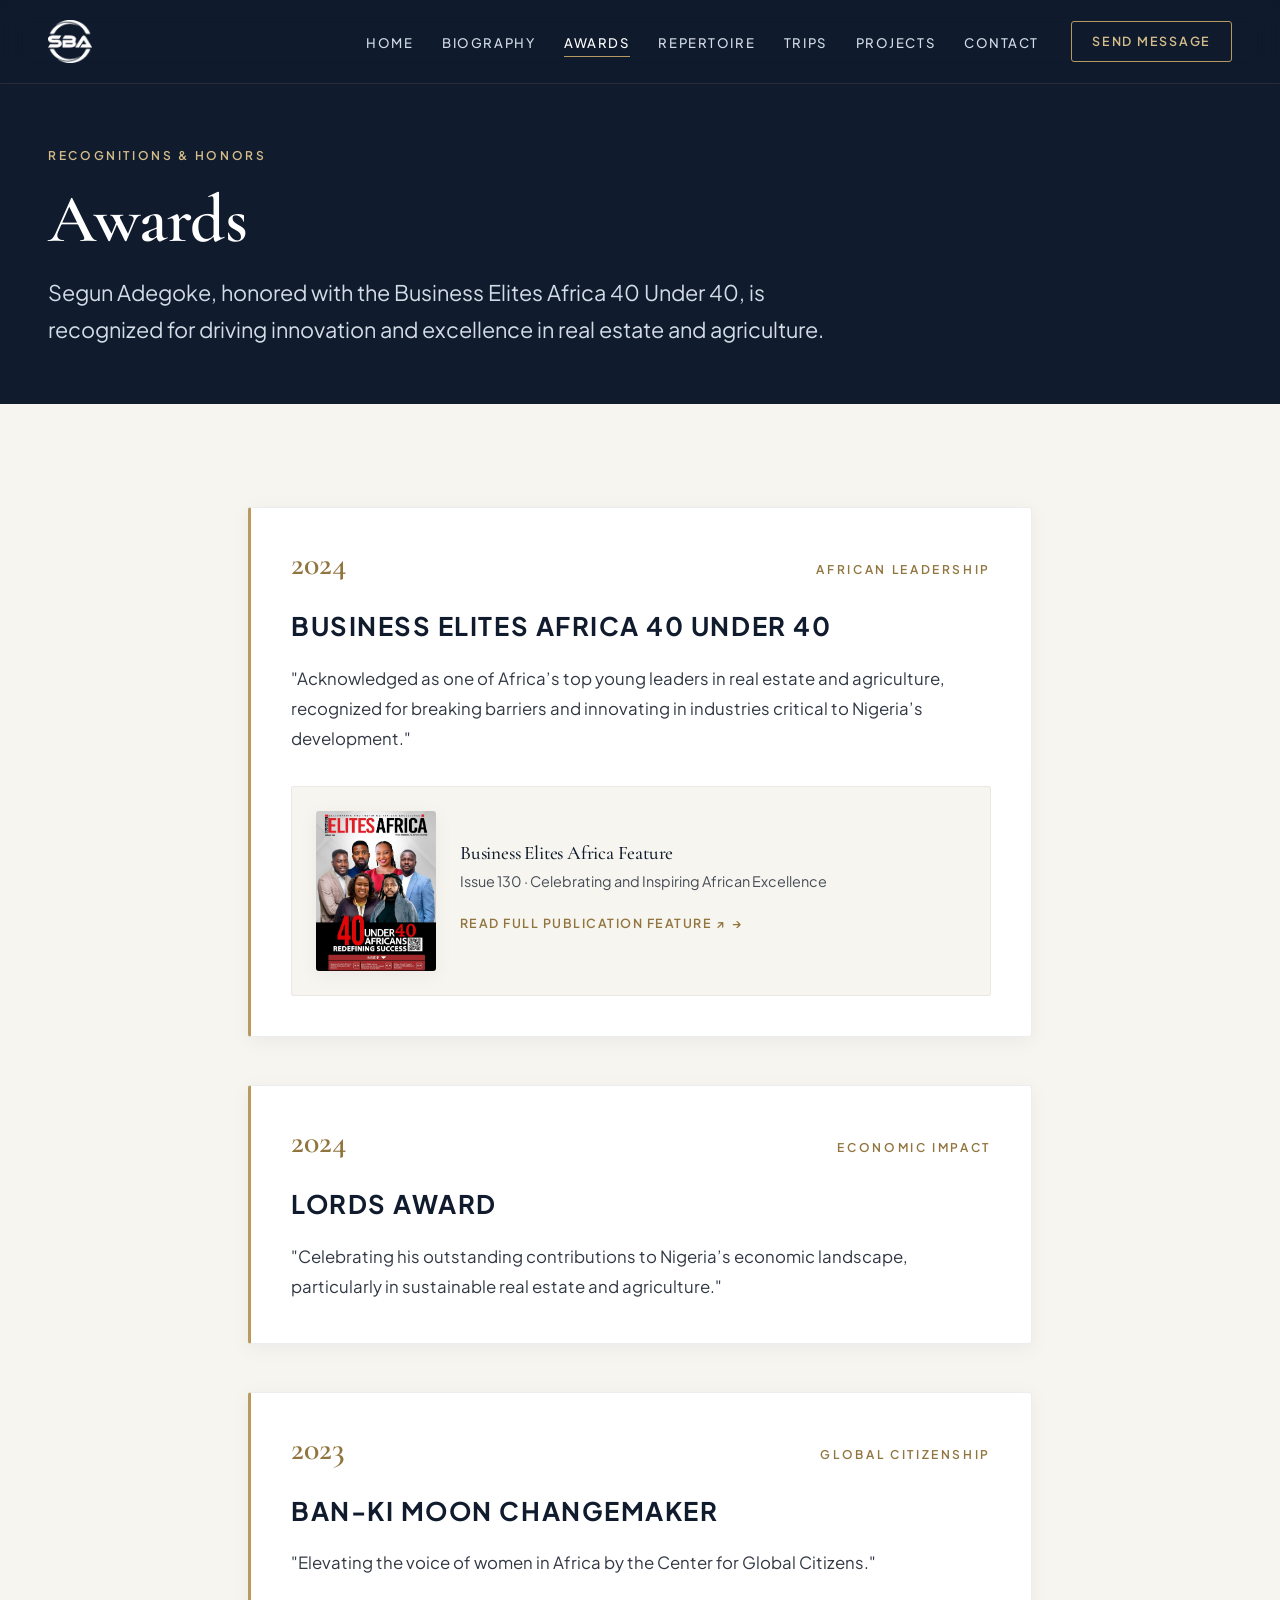
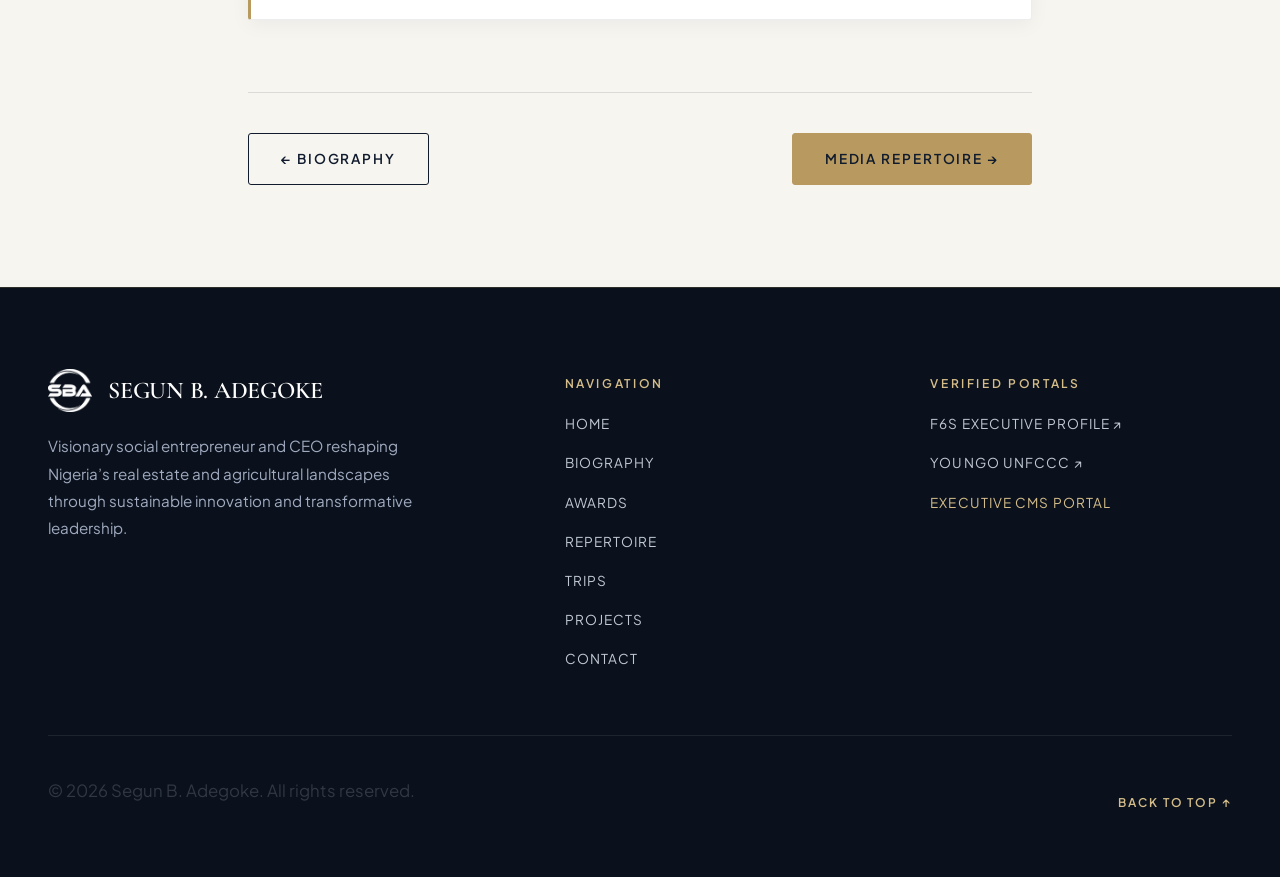
<file: awards.html>
<!DOCTYPE html>
<html lang="en">
<head>
  <meta charset="UTF-8">
  <meta name="viewport" content="width=device-width, initial-scale=1.0">
  <title>Awards & Distinctions — Segun B. Adegoke</title>
  <meta name="description" content="Awards and executive recognitions for Segun Adegoke, honored with the Business Elites Africa 40 Under 40, recognized for driving innovation and excellence in real estate and agriculture.">
  <link rel="canonical" href="https://segunadegoke.com/awards.html">

  <meta property="og:type" content="article">
  <meta property="og:title" content="Awards & Honors — Segun B. Adegoke">
  <meta property="og:description" content="Segun Adegoke, honored with the Business Elites Africa 40 Under 40, is recognized for driving innovation and excellence in real estate and agriculture.">
  <meta property="og:image" content="assets/images/business-elites-magazine.jpg">

  <link rel="icon" type="image/png" href="logo.png">

  <!-- Google Fonts -->
  <link rel="preconnect" href="https://fonts.googleapis.com">
  <link rel="preconnect" href="https://fonts.gstatic.com" crossorigin>
  <link href="https://fonts.googleapis.com/css2?family=Cormorant+Garamond:ital,wght@0,400;0,500;0,600;0,700;1,400;1,600&family=Plus+Jakarta+Sans:wght@300;400;500;600;700&display=swap" rel="stylesheet">

  <link rel="stylesheet" href="assets/css/styles.css">
</head>
<body>
  <a href="#main-content" class="skip-link">Skip to main content</a>

  <!-- Header -->
  <header class="site-header" role="banner">
    <div class="container header-inner">
      <a href="index.html" class="brand-identity" aria-label="Segun B. Adegoke Home">
        <img src="logo.png" alt="Segun B. Adegoke Emblem" class="brand-logo-img" width="44" height="44">
        <div class="brand-meta">
          <span class="brand-name"> </span>
          <span class="brand-sub"> </span>
        </div>
      </a>

      <nav class="desktop-nav" aria-label="Primary Navigation">
        <ul class="nav-links">
          <li><a href="index.html" class="nav-link">Home</a></li>
          <li><a href="biography.html" class="nav-link">Biography</a></li>
          <li><a href="awards.html" class="nav-link active">Awards</a></li>
          <li><a href="repertoire.html" class="nav-link">Repertoire</a></li>
          <li><a href="trips.html" class="nav-link">Trips</a></li>
          <li><a href="projects.html" class="nav-link">Projects</a></li>
          <li><a href="contact.html" class="nav-link">Contact</a></li>
        </ul>
        <a href="contact.html" class="header-cta">Send Message</a>
      </nav>

      <button type="button" class="mobile-menu-toggle" aria-expanded="false" aria-controls="mobileDrawer" aria-label="Toggle navigation menu">
        <span class="hamburger-line"></span>
        <span class="hamburger-line"></span>
        <span class="hamburger-line"></span>
      </button>
    </div>
  </header>

  <!-- Mobile Drawer -->
  <div class="mobile-drawer-backdrop" aria-hidden="true"></div>
  <aside id="mobileDrawer" class="mobile-drawer" aria-hidden="true" aria-label="Mobile Navigation Drawer">
    <div class="mobile-drawer-top">
      <div class="brand-identity" style="margin-bottom: 2.5rem;">
        <img src="logo.png" alt="Segun B. Adegoke Logo" class="brand-logo-img" width="38" height="38">
        <div class="brand-meta">
          <span class="brand-name">SEGUN B. ADEGOKE</span>
          <span class="brand-sub">visionary · social entrepreneur</span>
        </div>
      </div>
      <nav class="mobile-nav-links" aria-label="Mobile Navigation Links">
        <a href="index.html" class="mobile-nav-link"><span>Home</span><span class="link-index">01</span></a>
        <a href="biography.html" class="mobile-nav-link"><span>Biography</span><span class="link-index">02</span></a>
        <a href="awards.html" class="mobile-nav-link active"><span>Awards</span><span class="link-index">03</span></a>
        <a href="repertoire.html" class="mobile-nav-link"><span>Repertoire</span><span class="link-index">04</span></a>
        <a href="trips.html" class="mobile-nav-link"><span>Trips</span><span class="link-index">05</span></a>
        <a href="projects.html" class="mobile-nav-link"><span>Projects</span><span class="link-index">06</span></a>
        <a href="contact.html" class="mobile-nav-link"><span>Contact</span><span class="link-index">07</span></a>
      </nav>
    </div>
    <div class="mobile-drawer-bottom">
      <a href="contact.html" class="btn btn-outline-gold" style="width: 100%;">Get in Touch</a>
    </div>
  </aside>

  <main id="main-content">
    
    <!-- Hero Header -->
    <section class="section section-dark" style="padding-top: calc(var(--header-height) + 3.5rem); padding-bottom: 3.5rem;">
      <div class="container">
        <span class="eyebrow eyebrow-light">Recognitions & Honors</span>
        <h1 style="color: #FFF; margin-bottom: 1rem;">Awards</h1>
        <!-- 6.1 Introduction Verbatim -->
        <p class="lead-text" style="color: #D3DBE6; max-width: 820px;">
          Segun Adegoke, honored with the Business Elites Africa 40 Under 40, is recognized for driving innovation and excellence in real estate and agriculture.
        </p>
      </div>
    </section>

    <!-- Awards Timeline & Cards Section -->
    <section class="section">
      <div class="container container-narrow">
        
        <div style="display: flex; flex-direction: column; gap: 3rem;">
          
          <!-- 6.2 Award Entry: 2024 Business Elites Africa 40 Under 40 -->
          <article class="award-card" style="padding: 2.5rem; border-left: 3px solid var(--color-gold);">
            <div style="display: flex; justify-content: space-between; align-items: baseline; flex-wrap: wrap; gap: 0.5rem; margin-bottom: 1rem;">
              <span class="award-year" style="color: var(--color-gold-dark);">2024</span>
              <span class="eyebrow" style="margin: 0;">African Leadership</span>
            </div>
            
            <h2 class="award-title" style="font-size: 1.6rem; color: var(--color-navy); margin-bottom: 1.25rem;">
              BUSINESS ELITES AFRICA 40 UNDER 40
            </h2>
            
            <p class="award-desc" style="font-size: 1.05rem; line-height: 1.8; color: #313844; margin-bottom: 2rem;">
              "Acknowledged as one of Africa’s top young leaders in real estate and agriculture, recognized for breaking barriers and innovating in industries critical to Nigeria’s development."
            </p>

            <div style="display: grid; grid-template-columns: 1fr; gap: 1.5rem; align-items: center; background: var(--color-ivory); padding: 1.5rem; border-radius: var(--radius-sm); border: 1px solid rgba(16,27,45,0.06);">
              <div style="display: flex; gap: 1.5rem; align-items: center; flex-wrap: wrap;">
                <img src="assets/images/business-elites-magazine.jpg" alt="Business Elites Africa 40 Under 40 Issue 130 Magazine Cover" width="120" height="160" style="width: 120px; height: 160px; object-fit: cover; border-radius: var(--radius-sm); box-shadow: var(--shadow-subtle);">
                <div>
                  <h4 style="font-family: var(--font-serif); font-size: 1.2rem; color: var(--color-navy); margin-bottom: 0.35rem;">Business Elites Africa Feature</h4>
                  <p style="font-size: 0.9rem; color: var(--color-slate-dark); margin-bottom: 0.75rem;">Issue 130 · Celebrating and Inspiring African Excellence</p>
                  <a href="https://businesselitesafrica.com/40-under-40-segun-adegoke-is-setting-new-rules-in-real-estate-and-agriculture/?v=66e10e9ff65e" target="_blank" rel="noopener noreferrer" class="btn-link" style="font-size: 0.78rem;">Read Full Publication Feature ↗</a>
                </div>
              </div>
            </div>
          </article>

          <!-- 6.3 Award Entry: 2024 LORDS AWARD -->
          <article class="award-card" style="padding: 2.5rem; border-left: 3px solid var(--color-gold);">
            <div style="display: flex; justify-content: space-between; align-items: baseline; flex-wrap: wrap; gap: 0.5rem; margin-bottom: 1rem;">
              <span class="award-year" style="color: var(--color-gold-dark);">2024</span>
              <span class="eyebrow" style="margin: 0;">Economic Impact</span>
            </div>
            
            <h2 class="award-title" style="font-size: 1.6rem; color: var(--color-navy); margin-bottom: 1.25rem;">
              LORDS AWARD
            </h2>
            
            <p class="award-desc" style="font-size: 1.05rem; line-height: 1.8; color: #313844;">
              "Celebrating his outstanding contributions to Nigeria’s economic landscape, particularly in sustainable real estate and agriculture."
            </p>
          </article>

          <!-- 6.4 Award Entry: 2023 BAN-KI MOON CHANGEMAKER -->
          <article class="award-card" style="padding: 2.5rem; border-left: 3px solid var(--color-gold);">
            <div style="display: flex; justify-content: space-between; align-items: baseline; flex-wrap: wrap; gap: 0.5rem; margin-bottom: 1rem;">
              <span class="award-year" style="color: var(--color-gold-dark);">2023</span>
              <span class="eyebrow" style="margin: 0;">Global Citizenship</span>
            </div>
            
            <h2 class="award-title" style="font-size: 1.6rem; color: var(--color-navy); margin-bottom: 1.25rem;">
              BAN-KI MOON CHANGEMAKER
            </h2>
            
            <p class="award-desc" style="font-size: 1.05rem; line-height: 1.8; color: #313844;">
              "Elevating the voice of women in Africa by the Center for Global Citizens."
            </p>
          </article>

        </div>

        <div style="margin-top: 4.5rem; padding-top: 2.5rem; border-top: 1px solid rgba(16,27,45,0.12); display: flex; justify-content: space-between; align-items: center; flex-wrap: wrap; gap: 1rem;">
          <a href="biography.html" class="btn btn-outline-dark">← Biography</a>
          <a href="repertoire.html" class="btn btn-primary">Media Repertoire →</a>
        </div>

      </div>
    </section>

  </main>

  <!-- Footer -->
  <footer class="site-footer" role="contentinfo">
    <div class="container">
      <div class="footer-grid">
        <div class="footer-brand-column">
          <div class="brand-identity" style="margin-bottom: 1.25rem;">
            <img src="logo.png" alt="Segun B. Adegoke Logo" class="brand-logo-img" width="40" height="40">
            <h2 class="footer-brand-title" style="margin: 0; font-size: 1.5rem;">SEGUN B. ADEGOKE</h2>
          </div>
          <p style="color: #A0ABC0; font-size: 0.95rem; max-width: 380px;">Visionary social entrepreneur and CEO reshaping Nigeria’s real estate and agricultural landscapes through sustainable innovation and transformative leadership.</p>
        </div>

        <div class="footer-nav-column">
          <span class="eyebrow eyebrow-light">Navigation</span>
          <ul class="footer-nav-list">
            <li><a href="index.html" class="footer-nav-link">Home</a></li>
            <li><a href="biography.html" class="footer-nav-link">Biography</a></li>
            <li><a href="awards.html" class="footer-nav-link">Awards</a></li>
            <li><a href="repertoire.html" class="footer-nav-link">Repertoire</a></li>
            <li><a href="trips.html" class="footer-nav-link">Trips</a></li>
            <li><a href="projects.html" class="footer-nav-link">Projects</a></li>
            <li><a href="contact.html" class="footer-nav-link">Contact</a></li>
          </ul>
        </div>

        <div class="footer-verified-column">
          <span class="eyebrow eyebrow-light">Verified Portals</span>
          <ul class="footer-nav-list">
            <li><a href="https://www.f6s.com/member/segun-adegoke" target="_blank" rel="noopener noreferrer" class="footer-nav-link">F6S Executive Profile ↗</a></li>
            <li><a href="https://web.facebook.com/@youngo.unfccc/" target="_blank" rel="noopener noreferrer" class="footer-nav-link">YOUNGO UNFCCC ↗</a></li>
            <li><a href="#" id="openCmsBtn" class="footer-nav-link" style="color: var(--color-gold-light);">Executive CMS Portal</a></li>
          </ul>
        </div>
      </div>

      <div class="footer-bottom">
        <p>© <span id="currentYear">2026</span> Segun B. Adegoke. All rights reserved.</p>
        <button type="button" class="back-to-top-btn" aria-label="Back to top of page">Back to Top ↑</button>
      </div>
    </div>
  </footer>

  <!-- CMS Admin Modal Component -->
  <dialog id="cmsModal" class="cms-modal" aria-label="Content Management System Admin">
    <div class="cms-card">
      <div class="cms-header">
        <h3 class="cms-title">Executive Content Management System</h3>
        <button type="button" class="cms-close" style="color:#FFF; font-size:1.5rem;" aria-label="Close CMS Modal">&times;</button>
      </div>
      <div class="cms-tabs" role="tablist">
        <button type="button" class="cms-tab-btn active" data-tab="bio">Biography</button>
        <button type="button" class="cms-tab-btn" data-tab="project">Featured Project</button>
        <button type="button" class="cms-tab-btn" data-tab="inquiries">Messages & Inquiries</button>
      </div>
      <div class="cms-body">
        <div id="cms-panel-bio" class="cms-tab-panel" style="display:block;">
          <div class="form-group">
            <label class="form-label" for="cms_bio_intro">Biography Introduction</label>
            <textarea id="cms_bio_intro" class="form-textarea" rows="4"></textarea>
          </div>
          <div class="form-group">
            <label class="form-label" for="cms_bio_early">Early Life and Education</label>
            <textarea id="cms_bio_early" class="form-textarea" rows="4"></textarea>
          </div>
          <div class="form-group">
            <label class="form-label" for="cms_bio_journey">Professional Journey</label>
            <textarea id="cms_bio_journey" class="form-textarea" rows="4"></textarea>
          </div>
          <div class="form-group">
            <label class="form-label" for="cms_bio_values">Vision & Values</label>
            <textarea id="cms_bio_values" class="form-textarea" rows="4"></textarea>
          </div>
          <div class="form-group">
            <label class="form-label" for="cms_bio_political">Political Acumen</label>
            <textarea id="cms_bio_political" class="form-textarea" rows="4"></textarea>
          </div>
        </div>

        <div id="cms-panel-project" class="cms-tab-panel" style="display:none;">
          <div class="form-group">
            <label class="form-label" for="cms_proj_title">Project Title</label>
            <input type="text" id="cms_proj_title" class="form-input">
          </div>
          <div class="form-group">
            <label class="form-label" for="cms_proj_desc">Project Description</label>
            <textarea id="cms_proj_desc" class="form-textarea" rows="4"></textarea>
          </div>
          <div style="display:grid; grid-template-columns: 1fr 1fr; gap:1rem;">
            <div class="form-group">
              <label class="form-label" for="cms_proj_day">Date (Day/Month)</label>
              <input type="text" id="cms_proj_day" class="form-input">
            </div>
            <div class="form-group">
              <label class="form-label" for="cms_proj_year">Year</label>
              <input type="text" id="cms_proj_year" class="form-input">
            </div>
          </div>
        </div>

        <div id="cms-panel-inquiries" class="cms-tab-panel" style="display:none;">
          <h4 style="margin-bottom: 1rem;">Received Messages</h4>
          <div id="cmsInquiriesList"></div>
        </div>
      </div>
      <div class="cms-footer">
        <div>
          <button type="button" id="cmsResetBtn" class="btn btn-outline-dark" style="padding: 0.5rem 1rem; font-size: 0.75rem;">Reset Original</button>
          <button type="button" id="cmsExportBtn" class="btn btn-outline-dark" style="padding: 0.5rem 1rem; font-size: 0.75rem; margin-left: 0.5rem;">Export JSON</button>
        </div>
        <button type="button" id="cmsSaveBtn" class="btn btn-primary" style="padding: 0.5rem 1.5rem; font-size: 0.75rem;">Save Live Changes</button>
      </div>
    </div>
  </dialog>

  <script src="assets/js/main.js"></script>
  <script src="assets/js/cms.js"></script>
  <script>
    document.getElementById('currentYear').textContent = new Date().getFullYear();
  </script>
</body>
</html>
</file>
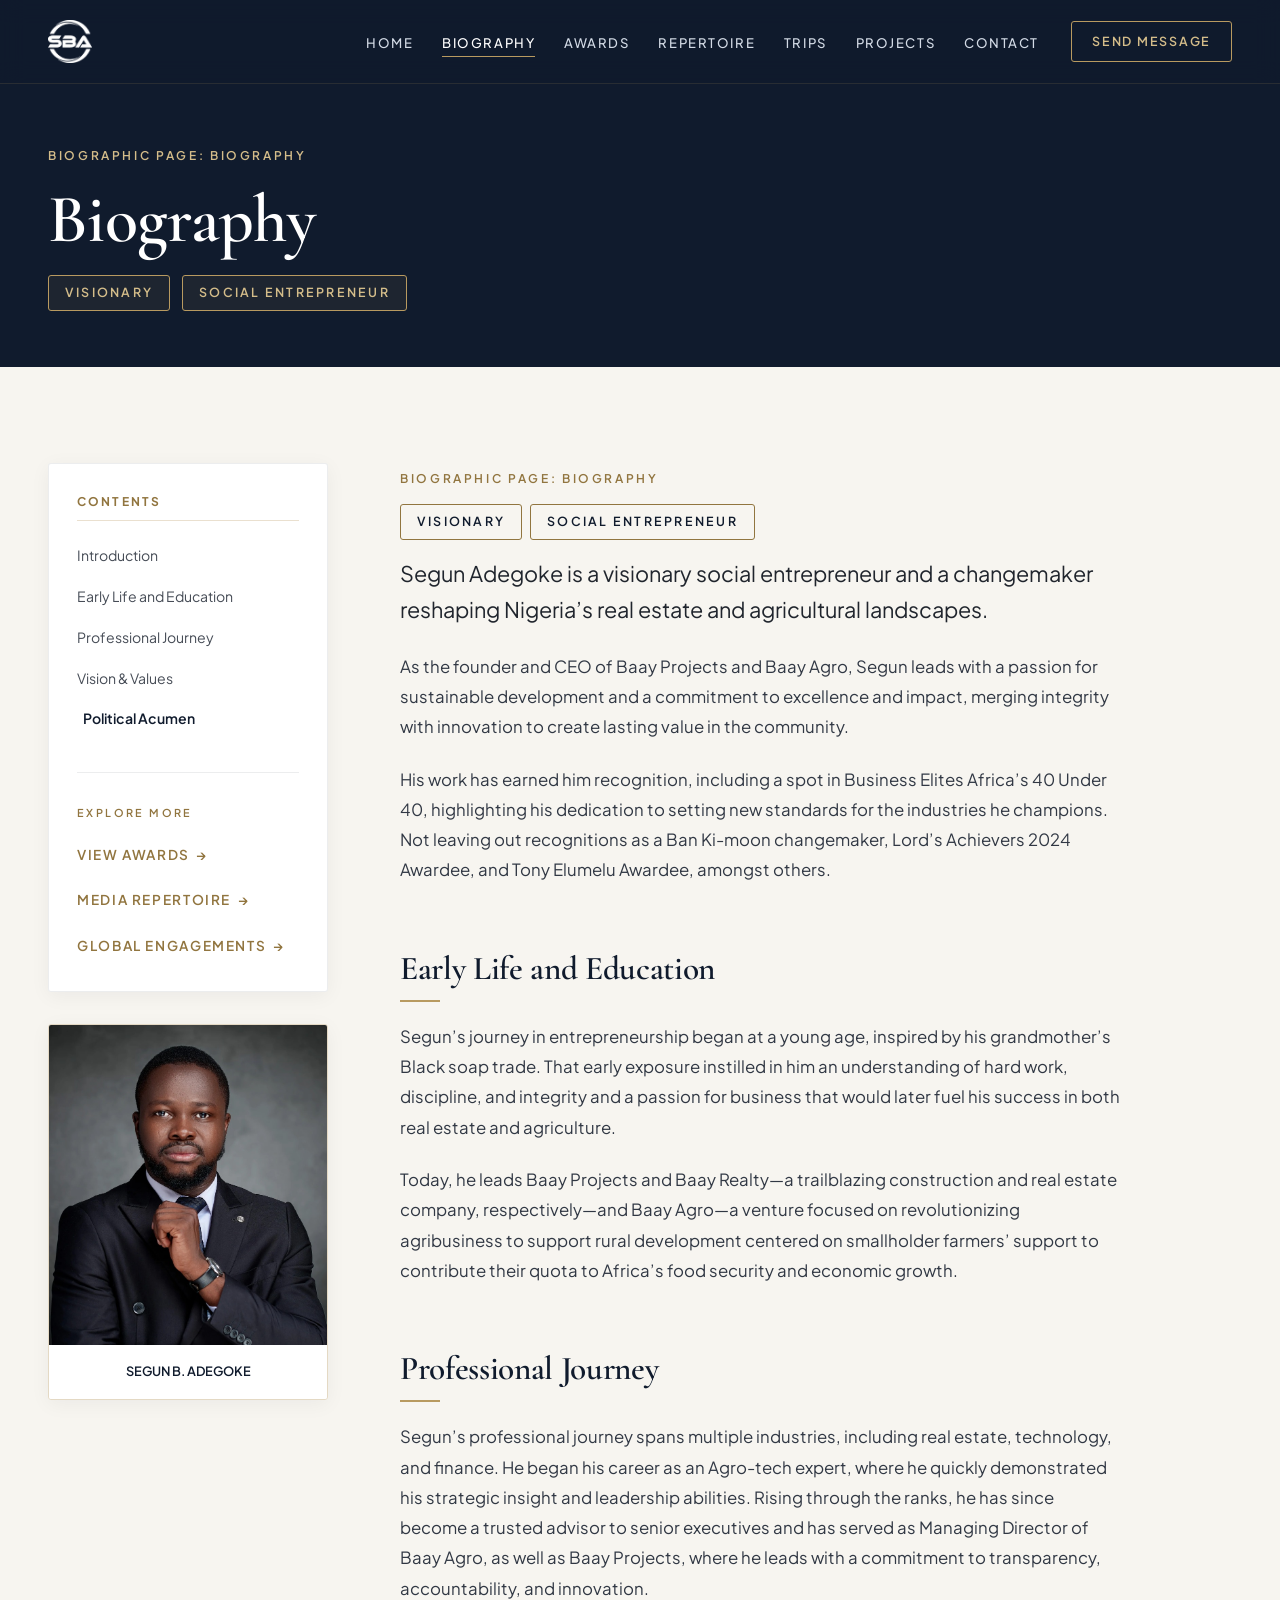
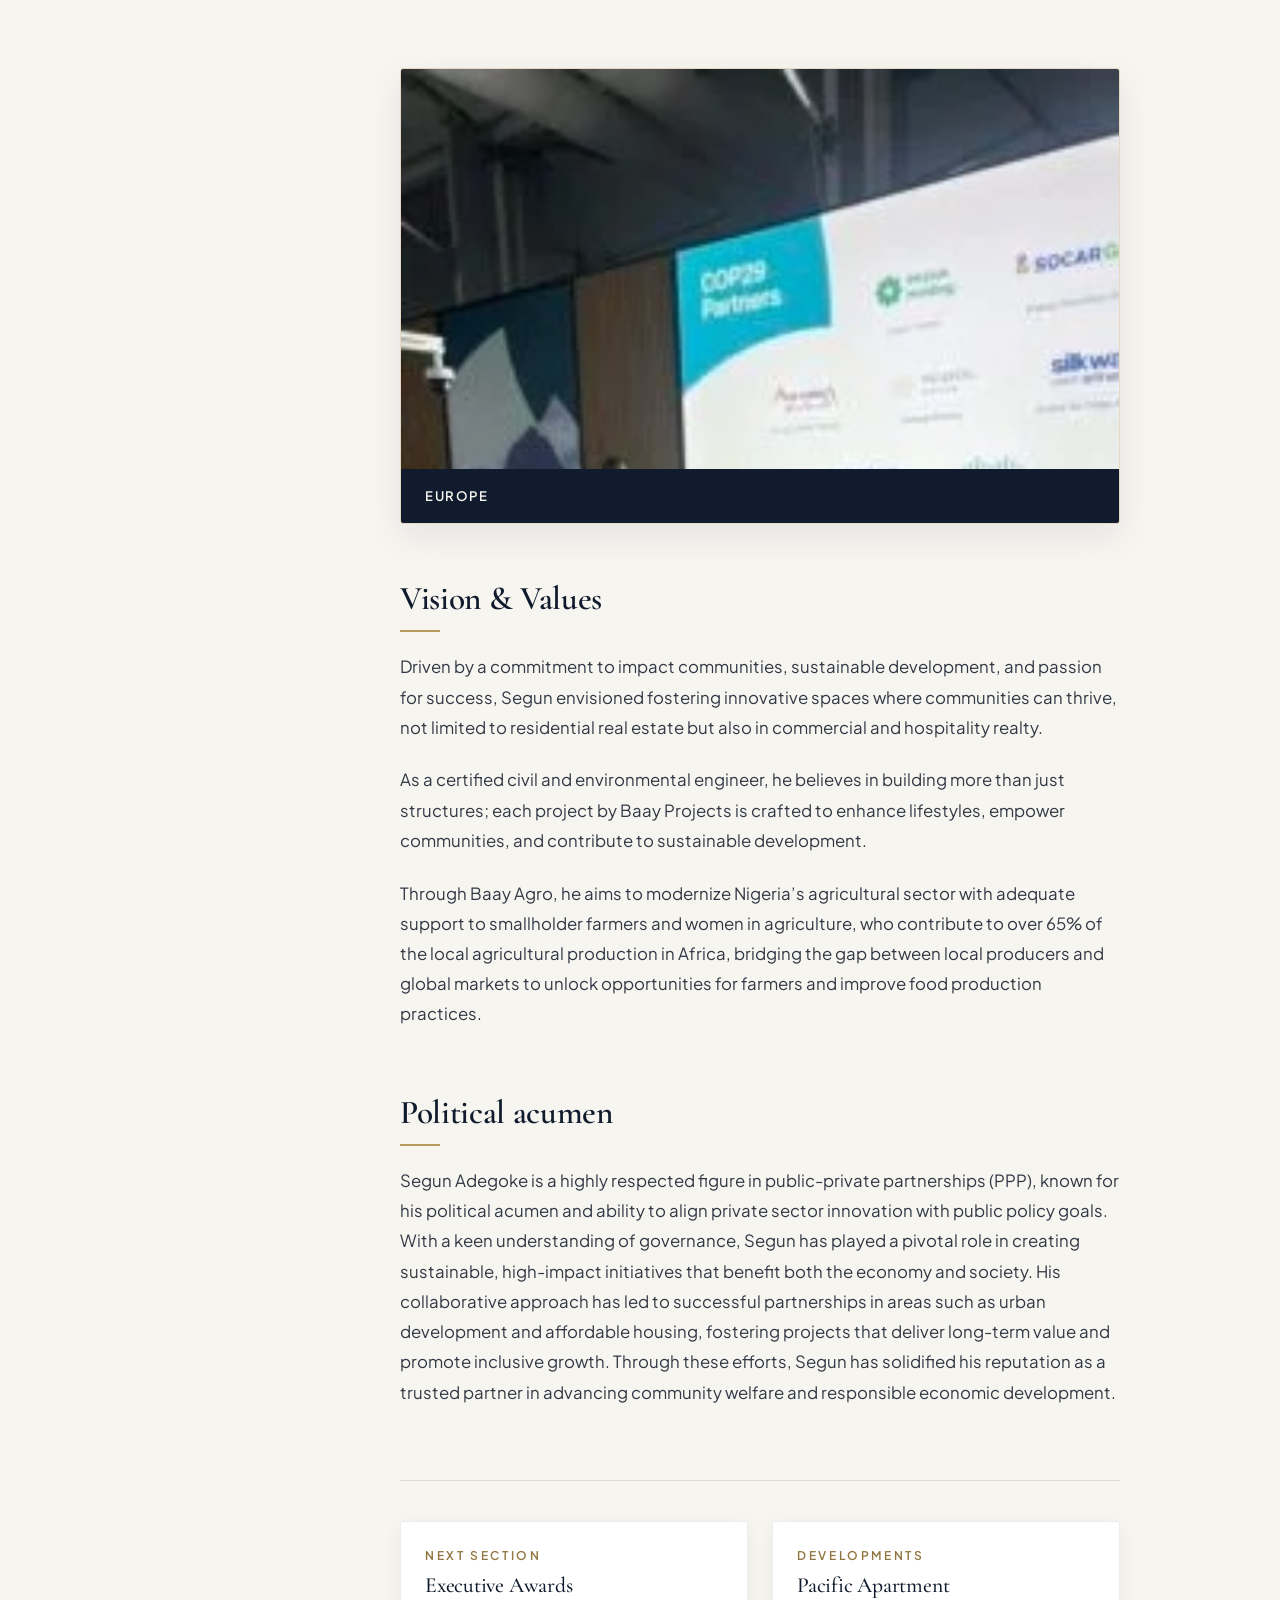
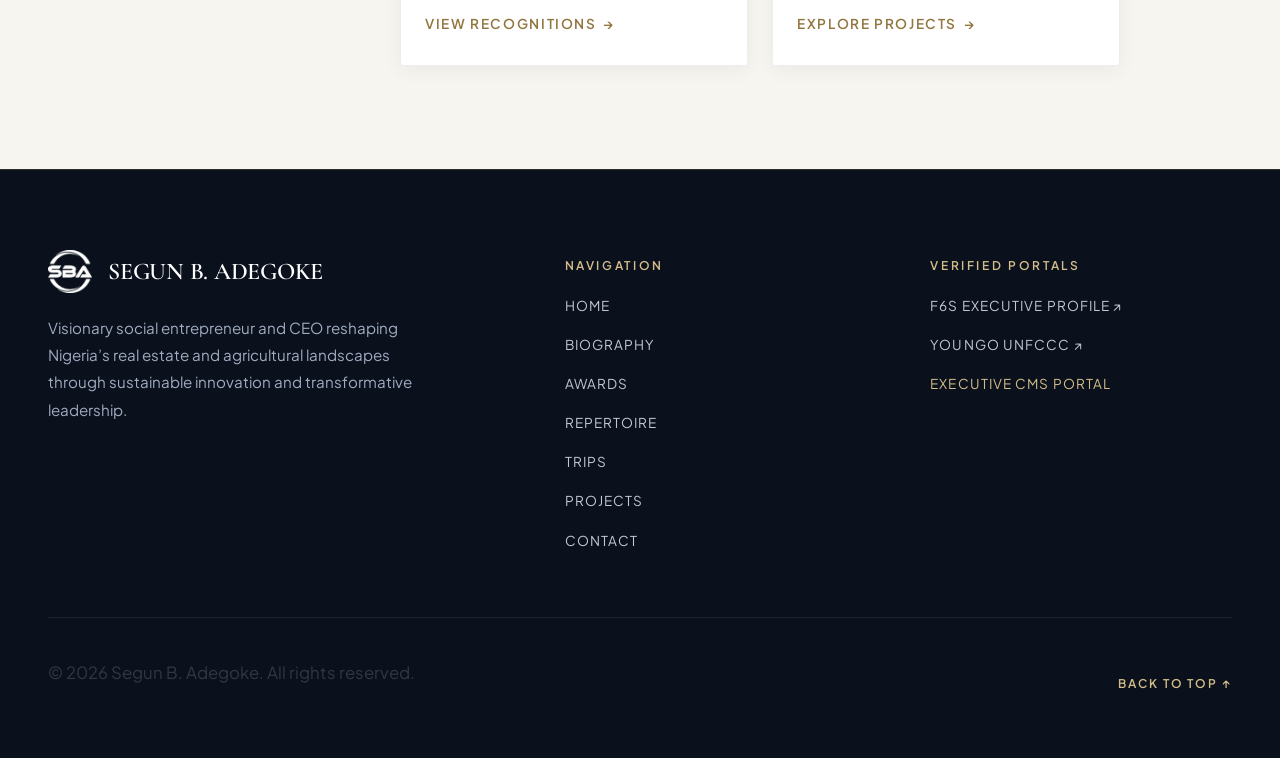
<file: biography.html>
<!DOCTYPE html>
<html lang="en">
<head>
  <meta charset="UTF-8">
  <meta name="viewport" content="width=device-width, initial-scale=1.0">
  <title>Biography — Segun B. Adegoke | Official Website</title>
  <meta name="description" content="Read the complete executive biography and professional journey of Segun B. Adegoke — visionary social entrepreneur, civil and environmental engineer, and CEO of Baay Projects and Baay Agro.">
  <link rel="canonical" href="https://segunadegoke.com/biography.html">

  <meta property="og:type" content="article">
  <meta property="og:title" content="Biography — Segun B. Adegoke">
  <meta property="og:description" content="Biographic page: Biography. Visionary social entrepreneur and changemaker reshaping Nigeria’s real estate and agricultural landscapes.">
  <meta property="og:image" content="assets/images/portrait-hero.jpg">

  <link rel="icon" type="image/png" href="logo.png">

  <!-- Google Fonts -->
  <link rel="preconnect" href="https://fonts.googleapis.com">
  <link rel="preconnect" href="https://fonts.gstatic.com" crossorigin>
  <link href="https://fonts.googleapis.com/css2?family=Cormorant+Garamond:ital,wght@0,400;0,500;0,600;0,700;1,400;1,600&family=Plus+Jakarta+Sans:wght@300;400;500;600;700&display=swap" rel="stylesheet">

  <link rel="stylesheet" href="assets/css/styles.css">
</head>
<body>
  <a href="#main-content" class="skip-link">Skip to main content</a>

  <!-- Executive Header -->
  <header class="site-header" role="banner">
    <div class="container header-inner">
      <a href="index.html" class="brand-identity" aria-label="Segun B. Adegoke Home">
        <img src="logo.png" alt="Segun B. Adegoke Emblem" class="brand-logo-img" width="44" height="44">
        <div class="brand-meta">
          <span class="brand-name"> </span>
          <span class="brand-sub"> </span>
        </div>
      </a>

      <nav class="desktop-nav" aria-label="Primary Navigation">
        <ul class="nav-links">
          <li><a href="index.html" class="nav-link">Home</a></li>
          <li><a href="biography.html" class="nav-link active">Biography</a></li>
          <li><a href="awards.html" class="nav-link">Awards</a></li>
          <li><a href="repertoire.html" class="nav-link">Repertoire</a></li>
          <li><a href="trips.html" class="nav-link">Trips</a></li>
          <li><a href="projects.html" class="nav-link">Projects</a></li>
          <li><a href="contact.html" class="nav-link">Contact</a></li>
        </ul>
        <a href="contact.html" class="header-cta">Send Message</a>
      </nav>

      <button type="button" class="mobile-menu-toggle" aria-expanded="false" aria-controls="mobileDrawer" aria-label="Toggle navigation menu">
        <span class="hamburger-line"></span>
        <span class="hamburger-line"></span>
        <span class="hamburger-line"></span>
      </button>
    </div>
  </header>

  <!-- Mobile Drawer -->
  <div class="mobile-drawer-backdrop" aria-hidden="true"></div>
  <aside id="mobileDrawer" class="mobile-drawer" aria-hidden="true" aria-label="Mobile Navigation Drawer">
    <div class="mobile-drawer-top">
      <div class="brand-identity" style="margin-bottom: 2.5rem;">
        <img src="logo.png" alt="Segun B. Adegoke Logo" class="brand-logo-img" width="38" height="38">
        <div class="brand-meta">
          <span class="brand-name">SEGUN B. ADEGOKE</span>
          <span class="brand-sub">visionary · social entrepreneur</span>
        </div>
      </div>
      <nav class="mobile-nav-links" aria-label="Mobile Navigation Links">
        <a href="index.html" class="mobile-nav-link"><span>Home</span><span class="link-index">01</span></a>
        <a href="biography.html" class="mobile-nav-link active"><span>Biography</span><span class="link-index">02</span></a>
        <a href="awards.html" class="mobile-nav-link"><span>Awards</span><span class="link-index">03</span></a>
        <a href="repertoire.html" class="mobile-nav-link"><span>Repertoire</span><span class="link-index">04</span></a>
        <a href="trips.html" class="mobile-nav-link"><span>Trips</span><span class="link-index">05</span></a>
        <a href="projects.html" class="mobile-nav-link"><span>Projects</span><span class="link-index">06</span></a>
        <a href="contact.html" class="mobile-nav-link"><span>Contact</span><span class="link-index">07</span></a>
      </nav>
    </div>
    <div class="mobile-drawer-bottom">
      <a href="contact.html" class="btn btn-outline-gold" style="width: 100%;">Get in Touch</a>
    </div>
  </aside>

  <main id="main-content">
    
    <!-- Hero / Title Header Section -->
    <section class="section section-dark" style="padding-top: calc(var(--header-height) + 3.5rem); padding-bottom: 3.5rem;">
      <div class="container">
        <span class="eyebrow eyebrow-light">Biographic page: Biography</span>
        <h1 style="color: #FFF; margin-bottom: 1rem;">Biography</h1>
        <div class="hero-badges" style="margin-bottom: 0;">
          <span class="hero-badge">visionary</span>
          <span class="hero-badge">social entrepreneur</span>
        </div>
      </div>
    </section>

    <!-- Main Editorial Bio Section -->
    <section class="section" style="padding-top: 4rem;">
      <div class="container">
        <div class="bio-layout">
          
          <!-- Sticky Table of Contents (Desktop) -->
          <aside class="bio-toc-wrapper" aria-label="Table of Contents">
            <div class="bio-toc">
              <div class="toc-title">Contents</div>
              <ul class="toc-list">
                <li><a href="#intro" class="toc-link active">Introduction</a></li>
                <li><a href="#early-life" class="toc-link">Early Life and Education</a></li>
                <li><a href="#professional-journey" class="toc-link">Professional Journey</a></li>
                <li><a href="#vision-values" class="toc-link">Vision & Values</a></li>
                <li><a href="#political-acumen" class="toc-link">Political Acumen</a></li>
              </ul>

              <div style="margin-top: 2.5rem; border-top: 1px solid rgba(16,27,45,0.08); padding-top: 1.5rem;">
                <span class="eyebrow" style="font-size: 0.68rem;">Explore More</span>
                <ul style="display:flex; flex-direction:column; gap:0.6rem; font-size:0.85rem;">
                  <li><a href="awards.html" class="btn-link">View Awards</a></li>
                  <li><a href="repertoire.html" class="btn-link">Media Repertoire</a></li>
                  <li><a href="trips.html" class="btn-link">Global Engagements</a></li>
                </ul>
              </div>
            </div>

            <!-- Portrait Widget -->
            <div style="margin-top: 2rem; border-radius: var(--radius-sm); overflow: hidden; border: 1px solid var(--color-gold-border); box-shadow: var(--shadow-subtle);">
              <img src="assets/images/portrait-hero.jpg" alt="Segun B. Adegoke Portrait" width="280" height="380" style="width:100%; height:320px; object-fit:cover;">
              <div style="padding: 1rem; background: var(--color-white); font-size: 0.8rem; font-weight: 600; text-transform: uppercase; color: var(--color-navy); text-align: center;">
                Segun B. Adegoke
              </div>
            </div>
          </aside>

          <!-- Editorial Content Column -->
          <article class="bio-content-column">
            
            <!-- 5.1 Introduction -->
            <div id="intro" class="bio-section-block">
              <span class="eyebrow">Biographic page: Biography</span>
              <div style="display: flex; gap: 0.5rem; margin-bottom: 1rem;">
                <span class="hero-badge" style="color: var(--color-navy); border-color: var(--color-gold-dark); background: transparent;">visionary</span>
                <span class="hero-badge" style="color: var(--color-navy); border-color: var(--color-gold-dark); background: transparent;">social entrepreneur</span>
              </div>
              <p class="lead-text">Segun Adegoke is a visionary social entrepreneur and a changemaker reshaping Nigeria’s real estate and agricultural landscapes.</p>
              <p>As the founder and CEO of Baay Projects and Baay Agro, Segun leads with a passion for sustainable development and a commitment to excellence and impact, merging integrity with innovation to create lasting value in the community.</p>
              <p>His work has earned him recognition, including a spot in Business Elites Africa’s 40 Under 40, highlighting his dedication to setting new standards for the industries he champions. Not leaving out recognitions as a Ban Ki-moon changemaker, Lord’s Achievers 2024 Awardee, and Tony Elumelu Awardee, amongst others.</p>
            </div>

            <!-- 5.2 Early Life and Education -->
            <div id="early-life" class="bio-section-block">
              <h2 class="bio-section-title">Early Life and Education</h2>
              <p>Segun’s journey in entrepreneurship began at a young age, inspired by his grandmother’s Black soap trade. That early exposure instilled in him an understanding of hard work, discipline, and integrity and a passion for business that would later fuel his success in both real estate and agriculture.</p>
              <p>Today, he leads Baay Projects and Baay Realty—a trailblazing construction and real estate company, respectively—and Baay Agro—a venture focused on revolutionizing agribusiness to support rural development centered on smallholder farmers’ support to contribute their quota to Africa’s food security and economic growth.</p>
            </div>

            <!-- 5.3 Professional Journey -->
            <div id="professional-journey" class="bio-section-block">
              <h2 class="bio-section-title">Professional Journey</h2>
              <p>Segun’s professional journey spans multiple industries, including real estate, technology, and finance. He began his career as an Agro-tech expert, where he quickly demonstrated his strategic insight and leadership abilities. Rising through the ranks, he has since become a trusted advisor to senior executives and has served as Managing Director of Baay Agro, as well as Baay Projects, where he leads with a commitment to transparency, accountability, and innovation.</p>
            </div>

            <!-- Feature Image Break -->
            <div style="margin: 3.5rem 0; border-radius: var(--radius-sm); overflow: hidden; border: 1px solid var(--color-gold-border); box-shadow: var(--shadow-card);">
              <img src="assets/images/europe-grand-hotel.jpg" alt="Segun Adegoke Europe Grand Hotel Delegation" width="768" height="480" style="width:100%; height:400px; object-fit:cover; object-position: center top;" loading="lazy">
              <div style="padding: 1rem 1.5rem; background: var(--color-navy); color: var(--color-ivory); font-size: 0.82rem; font-weight: 600; letter-spacing: 0.12em; text-transform: uppercase;">
                EUROPE
              </div>
            </div>

            <!-- 5.4 Vision & Values -->
            <div id="vision-values" class="bio-section-block">
              <h2 class="bio-section-title">Vision & Values</h2>
              <p>Driven by a commitment to impact communities, sustainable development, and passion for success, Segun envisioned fostering innovative spaces where communities can thrive, not limited to residential real estate but also in commercial and hospitality realty.</p>
              <p>As a certified civil and environmental engineer, he believes in building more than just structures; each project by Baay Projects is crafted to enhance lifestyles, empower communities, and contribute to sustainable development.</p>
              <p>Through Baay Agro, he aims to modernize Nigeria’s agricultural sector with adequate support to smallholder farmers and women in agriculture, who contribute to over 65% of the local agricultural production in Africa, bridging the gap between local producers and global markets to unlock opportunities for farmers and improve food production practices.</p>
            </div>

            <!-- 5.5 Political acumen -->
            <div id="political-acumen" class="bio-section-block">
              <h2 class="bio-section-title">Political acumen</h2>
              <p>Segun Adegoke is a highly respected figure in public-private partnerships (PPP), known for his political acumen and ability to align private sector innovation with public policy goals. With a keen understanding of governance, Segun has played a pivotal role in creating sustainable, high-impact initiatives that benefit both the economy and society. His collaborative approach has led to successful partnerships in areas such as urban development and affordable housing, fostering projects that deliver long-term value and promote inclusive growth. Through these efforts, Segun has solidified his reputation as a trusted partner in advancing community welfare and responsible economic development.</p>
            </div>

            <!-- Cross-page Navigation Cards -->
            <div style="margin-top: 4.5rem; padding-top: 2.5rem; border-top: 1px solid rgba(16,27,45,0.12); display: grid; grid-template-columns: 1fr 1fr; gap: 1.5rem;">
              <a href="awards.html" class="pub-card" style="padding: 1.5rem;">
                <span class="eyebrow" style="margin-bottom:0.4rem;">Next Section</span>
                <h3 style="font-size: 1.35rem; margin-bottom: 0.5rem;">Executive Awards</h3>
                <span class="btn-link">View Recognitions</span>
              </a>
              <a href="projects.html" class="pub-card" style="padding: 1.5rem;">
                <span class="eyebrow" style="margin-bottom:0.4rem;">Developments</span>
                <h3 style="font-size: 1.35rem; margin-bottom: 0.5rem;">Pacific Apartment</h3>
                <span class="btn-link">Explore Projects</span>
              </a>
            </div>

          </article>
        </div>
      </div>
    </section>

  </main>

  <!-- Footer -->
  <footer class="site-footer" role="contentinfo">
    <div class="container">
      <div class="footer-grid">
        <div class="footer-brand-column">
          <div class="brand-identity" style="margin-bottom: 1.25rem;">
            <img src="logo.png" alt="Segun B. Adegoke Logo" class="brand-logo-img" width="40" height="40">
            <h2 class="footer-brand-title" style="margin: 0; font-size: 1.5rem;">SEGUN B. ADEGOKE</h2>
          </div>
          <p style="color: #A0ABC0; font-size: 0.95rem; max-width: 380px;">Visionary social entrepreneur and CEO reshaping Nigeria’s real estate and agricultural landscapes through sustainable innovation and transformative leadership.</p>
        </div>

        <div class="footer-nav-column">
          <span class="eyebrow eyebrow-light">Navigation</span>
          <ul class="footer-nav-list">
            <li><a href="index.html" class="footer-nav-link">Home</a></li>
            <li><a href="biography.html" class="footer-nav-link">Biography</a></li>
            <li><a href="awards.html" class="footer-nav-link">Awards</a></li>
            <li><a href="repertoire.html" class="footer-nav-link">Repertoire</a></li>
            <li><a href="trips.html" class="footer-nav-link">Trips</a></li>
            <li><a href="projects.html" class="footer-nav-link">Projects</a></li>
            <li><a href="contact.html" class="footer-nav-link">Contact</a></li>
          </ul>
        </div>

        <div class="footer-verified-column">
          <span class="eyebrow eyebrow-light">Verified Portals</span>
          <ul class="footer-nav-list">
            <li><a href="https://www.f6s.com/member/segun-adegoke" target="_blank" rel="noopener noreferrer" class="footer-nav-link">F6S Executive Profile ↗</a></li>
            <li><a href="https://web.facebook.com/@youngo.unfccc/" target="_blank" rel="noopener noreferrer" class="footer-nav-link">YOUNGO UNFCCC ↗</a></li>
            <li><a href="#" id="openCmsBtn" class="footer-nav-link" style="color: var(--color-gold-light);">Executive CMS Portal</a></li>
          </ul>
        </div>
      </div>

      <div class="footer-bottom">
        <p>© <span id="currentYear">2026</span> Segun B. Adegoke. All rights reserved.</p>
        <button type="button" class="back-to-top-btn" aria-label="Back to top of page">Back to Top ↑</button>
      </div>
    </div>
  </footer>

  <!-- CMS Admin Modal Component -->
  <dialog id="cmsModal" class="cms-modal" aria-label="Content Management System Admin">
    <div class="cms-card">
      <div class="cms-header">
        <h3 class="cms-title">Executive Content Management System</h3>
        <button type="button" class="cms-close" style="color:#FFF; font-size:1.5rem;" aria-label="Close CMS Modal">&times;</button>
      </div>
      <div class="cms-tabs" role="tablist">
        <button type="button" class="cms-tab-btn active" data-tab="bio">Biography</button>
        <button type="button" class="cms-tab-btn" data-tab="project">Featured Project</button>
        <button type="button" class="cms-tab-btn" data-tab="inquiries">Messages & Inquiries</button>
      </div>
      <div class="cms-body">
        <div id="cms-panel-bio" class="cms-tab-panel" style="display:block;">
          <div class="form-group">
            <label class="form-label" for="cms_bio_intro">Biography Introduction</label>
            <textarea id="cms_bio_intro" class="form-textarea" rows="4"></textarea>
          </div>
          <div class="form-group">
            <label class="form-label" for="cms_bio_early">Early Life and Education</label>
            <textarea id="cms_bio_early" class="form-textarea" rows="4"></textarea>
          </div>
          <div class="form-group">
            <label class="form-label" for="cms_bio_journey">Professional Journey</label>
            <textarea id="cms_bio_journey" class="form-textarea" rows="4"></textarea>
          </div>
          <div class="form-group">
            <label class="form-label" for="cms_bio_values">Vision & Values</label>
            <textarea id="cms_bio_values" class="form-textarea" rows="4"></textarea>
          </div>
          <div class="form-group">
            <label class="form-label" for="cms_bio_political">Political Acumen</label>
            <textarea id="cms_bio_political" class="form-textarea" rows="4"></textarea>
          </div>
        </div>

        <div id="cms-panel-project" class="cms-tab-panel" style="display:none;">
          <div class="form-group">
            <label class="form-label" for="cms_proj_title">Project Title</label>
            <input type="text" id="cms_proj_title" class="form-input">
          </div>
          <div class="form-group">
            <label class="form-label" for="cms_proj_desc">Project Description</label>
            <textarea id="cms_proj_desc" class="form-textarea" rows="4"></textarea>
          </div>
          <div style="display:grid; grid-template-columns: 1fr 1fr; gap:1rem;">
            <div class="form-group">
              <label class="form-label" for="cms_proj_day">Date (Day/Month)</label>
              <input type="text" id="cms_proj_day" class="form-input">
            </div>
            <div class="form-group">
              <label class="form-label" for="cms_proj_year">Year</label>
              <input type="text" id="cms_proj_year" class="form-input">
            </div>
          </div>
        </div>

        <div id="cms-panel-inquiries" class="cms-tab-panel" style="display:none;">
          <h4 style="margin-bottom: 1rem;">Received Messages</h4>
          <div id="cmsInquiriesList"></div>
        </div>
      </div>
      <div class="cms-footer">
        <div>
          <button type="button" id="cmsResetBtn" class="btn btn-outline-dark" style="padding: 0.5rem 1rem; font-size: 0.75rem;">Reset Original</button>
          <button type="button" id="cmsExportBtn" class="btn btn-outline-dark" style="padding: 0.5rem 1rem; font-size: 0.75rem; margin-left: 0.5rem;">Export JSON</button>
        </div>
        <button type="button" id="cmsSaveBtn" class="btn btn-primary" style="padding: 0.5rem 1.5rem; font-size: 0.75rem;">Save Live Changes</button>
      </div>
    </div>
  </dialog>

  <script src="assets/js/main.js"></script>
  <script src="assets/js/cms.js"></script>
  <script>
    document.getElementById('currentYear').textContent = new Date().getFullYear();
  </script>
</body>
</html>
</file>
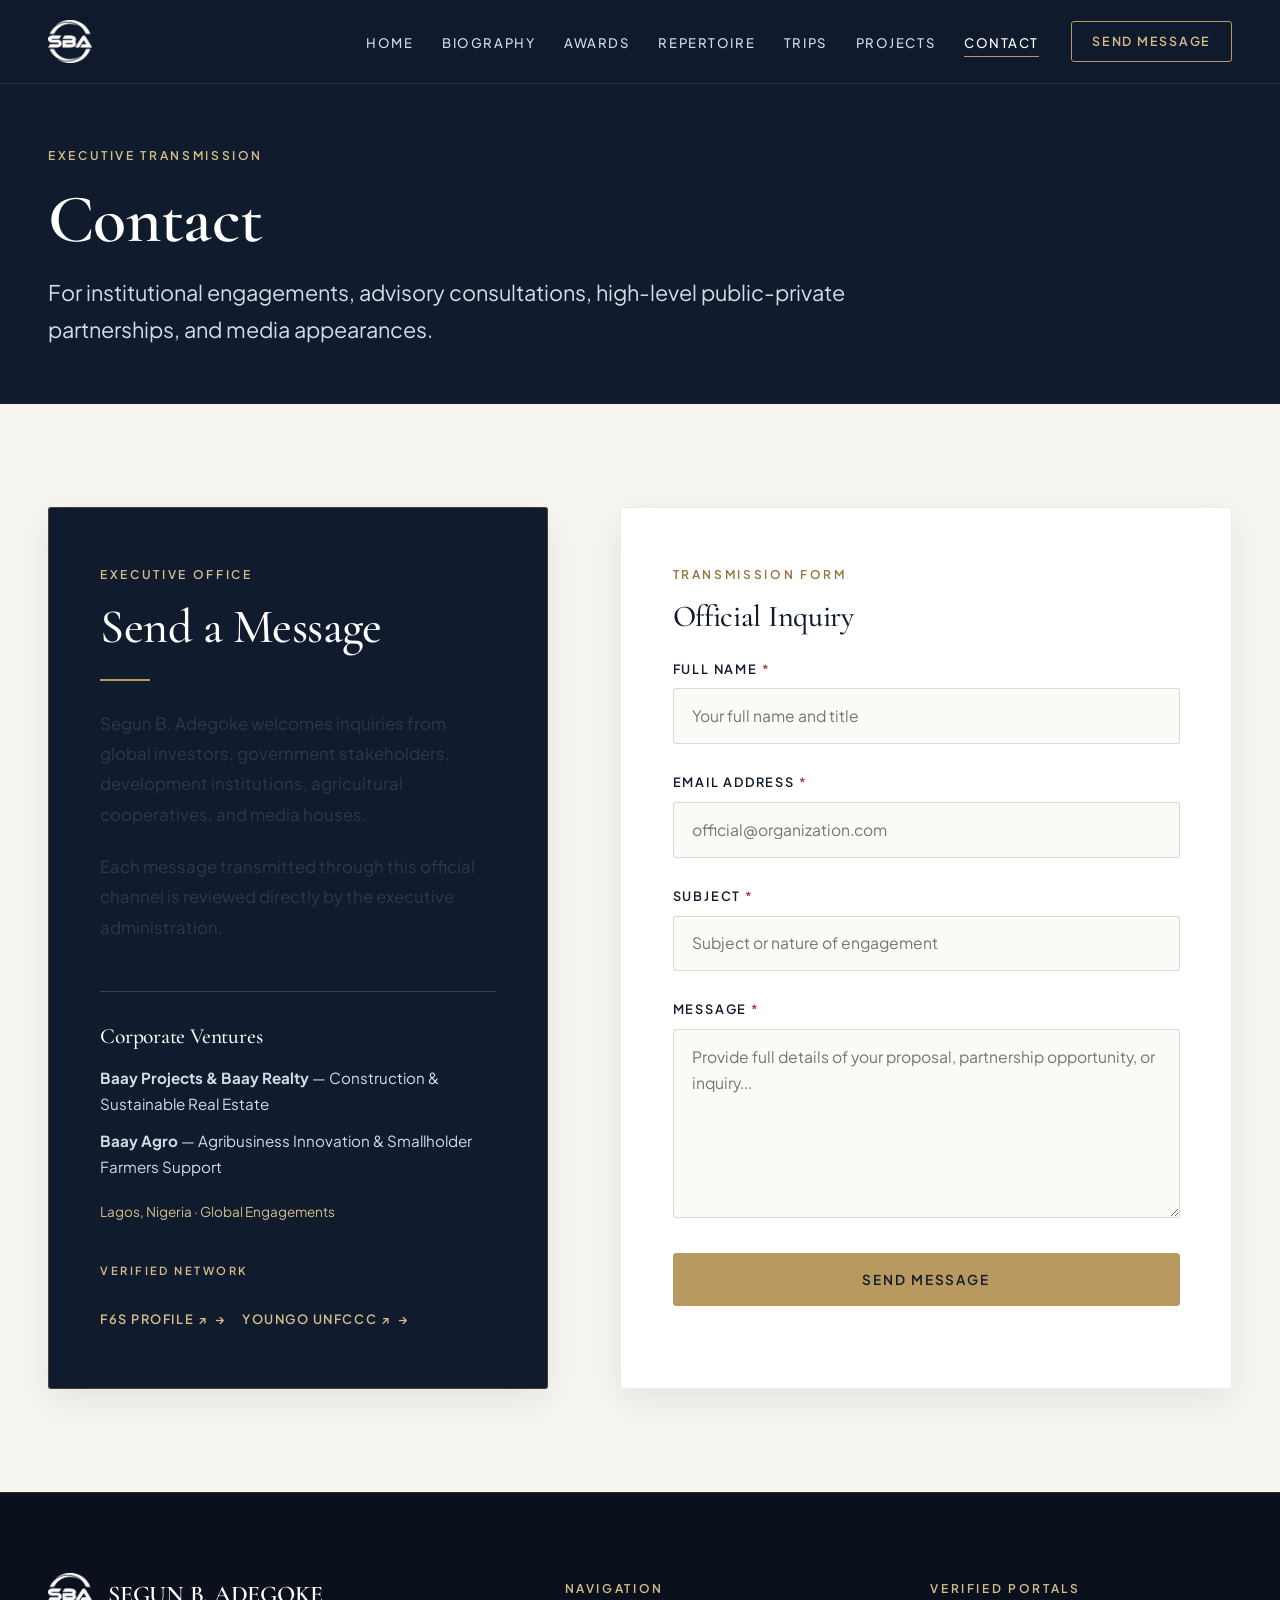
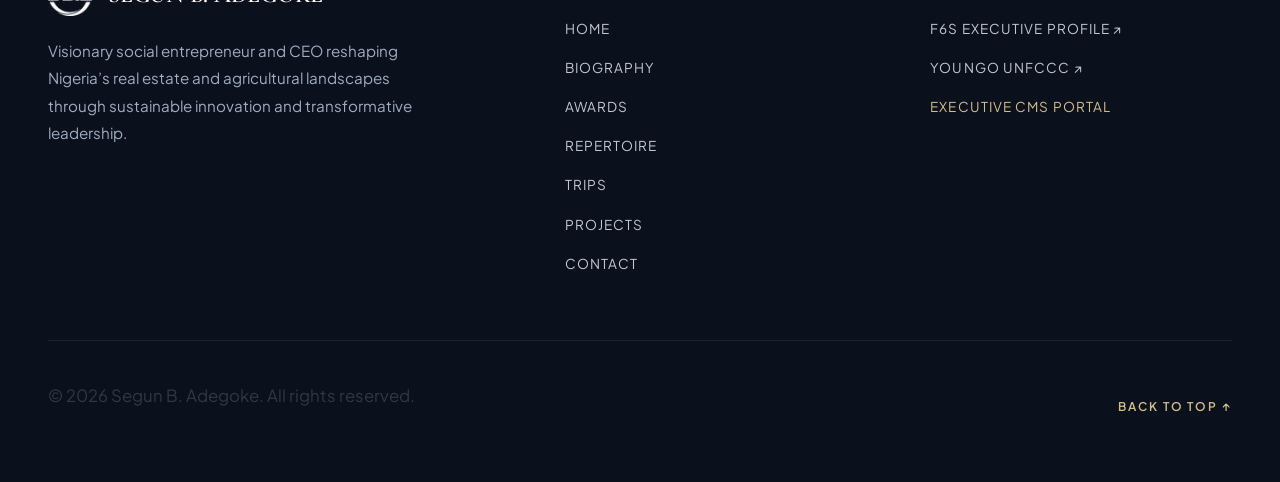
<file: contact.html>
<!DOCTYPE html>
<html lang="en">
<head>
  <meta charset="UTF-8">
  <meta name="viewport" content="width=device-width, initial-scale=1.0">
  <title>Contact — Segun B. Adegoke</title>
  <meta name="description" content="Contact Segun B. Adegoke. Send a message for keynote speaking, institutional partnerships, strategic agribusiness initiatives, and sustainable property ventures.">
  <link rel="canonical" href="https://segunadegoke.com/contact.html">

  <meta property="og:type" content="website">
  <meta property="og:title" content="Contact — Segun B. Adegoke">
  <meta property="og:description" content="Send a message to the executive office of Segun B. Adegoke.">
  <meta property="og:image" content="assets/images/portrait-hero.jpg">

  <link rel="icon" type="image/png" href="logo.png">

  <!-- Google Fonts -->
  <link rel="preconnect" href="https://fonts.googleapis.com">
  <link rel="preconnect" href="https://fonts.gstatic.com" crossorigin>
  <link href="https://fonts.googleapis.com/css2?family=Cormorant+Garamond:ital,wght@0,400;0,500;0,600;0,700;1,400;1,600&family=Plus+Jakarta+Sans:wght@300;400;500;600;700&display=swap" rel="stylesheet">

  <link rel="stylesheet" href="assets/css/styles.css">
</head>
<body>
  <a href="#main-content" class="skip-link">Skip to main content</a>

  <!-- Header -->
  <header class="site-header" role="banner">
    <div class="container header-inner">
      <a href="index.html" class="brand-identity" aria-label="Segun B. Adegoke Home">
        <img src="logo.png" alt="Segun B. Adegoke Emblem" class="brand-logo-img" width="44" height="44">
        <div class="brand-meta">
          <span class="brand-name"> </span>
          <span class="brand-sub"> </span>
        </div>
      </a>

      <nav class="desktop-nav" aria-label="Primary Navigation">
        <ul class="nav-links">
          <li><a href="index.html" class="nav-link">Home</a></li>
          <li><a href="biography.html" class="nav-link">Biography</a></li>
          <li><a href="awards.html" class="nav-link">Awards</a></li>
          <li><a href="repertoire.html" class="nav-link">Repertoire</a></li>
          <li><a href="trips.html" class="nav-link">Trips</a></li>
          <li><a href="projects.html" class="nav-link">Projects</a></li>
          <li><a href="contact.html" class="nav-link active">Contact</a></li>
        </ul>
        <a href="contact.html" class="header-cta">Send Message</a>
      </nav>

      <button type="button" class="mobile-menu-toggle" aria-expanded="false" aria-controls="mobileDrawer" aria-label="Toggle navigation menu">
        <span class="hamburger-line"></span>
        <span class="hamburger-line"></span>
        <span class="hamburger-line"></span>
      </button>
    </div>
  </header>

  <!-- Mobile Drawer -->
  <div class="mobile-drawer-backdrop" aria-hidden="true"></div>
  <aside id="mobileDrawer" class="mobile-drawer" aria-hidden="true" aria-label="Mobile Navigation Drawer">
    <div class="mobile-drawer-top">
      <div class="brand-identity" style="margin-bottom: 2.5rem;">
        <img src="logo.png" alt="Segun B. Adegoke Logo" class="brand-logo-img" width="38" height="38">
        <div class="brand-meta">
          <span class="brand-name">SEGUN B. ADEGOKE</span>
          <span class="brand-sub">visionary · social entrepreneur</span>
        </div>
      </div>
      <nav class="mobile-nav-links" aria-label="Mobile Navigation Links">
        <a href="index.html" class="mobile-nav-link"><span>Home</span><span class="link-index">01</span></a>
        <a href="biography.html" class="mobile-nav-link"><span>Biography</span><span class="link-index">02</span></a>
        <a href="awards.html" class="mobile-nav-link"><span>Awards</span><span class="link-index">03</span></a>
        <a href="repertoire.html" class="mobile-nav-link"><span>Repertoire</span><span class="link-index">04</span></a>
        <a href="trips.html" class="mobile-nav-link"><span>Trips</span><span class="link-index">05</span></a>
        <a href="projects.html" class="mobile-nav-link"><span>Projects</span><span class="link-index">06</span></a>
        <a href="contact.html" class="mobile-nav-link active"><span>Contact</span><span class="link-index">07</span></a>
      </nav>
    </div>
    <div class="mobile-drawer-bottom">
      <a href="contact.html" class="btn btn-outline-gold" style="width: 100%;">Get in Touch</a>
    </div>
  </aside>

  <main id="main-content">
    
    <!-- 10.1 Page Heading: Contact -->
    <section class="section section-dark" style="padding-top: calc(var(--header-height) + 3.5rem); padding-bottom: 3.5rem;">
      <div class="container">
        <span class="eyebrow eyebrow-light">Executive Transmission</span>
        <h1 style="color: #FFF; margin-bottom: 1rem;">Contact</h1>
        <p class="lead-text" style="color: #D3DBE6; max-width: 820px;">
          For institutional engagements, advisory consultations, high-level public-private partnerships, and media appearances.
        </p>
      </div>
    </section>

    <!-- 10.2 Contact Section -->
    <section class="section">
      <div class="container">
        <div class="contact-grid">
          
          <!-- Information Column -->
          <div class="contact-info-card">
            <span class="eyebrow eyebrow-light">Executive Office</span>
            <!-- 10.2 Section Heading Verbatim -->
            <h2 style="color: #FFF; margin-bottom: 1.5rem;">Send a Message</h2>
            <div class="gold-divider"></div>
            
            <p>
              Segun B. Adegoke welcomes inquiries from global investors, government stakeholders, development institutions, agricultural cooperatives, and media houses.
            </p>
            <p>
              Each message transmitted through this official channel is reviewed directly by the executive administration.
            </p>

            <div style="margin-top: 3rem; padding-top: 2rem; border-top: 1px solid var(--color-gold-border);">
              <h3 style="font-family: var(--font-serif); font-size: 1.35rem; color: #FFF; margin-bottom: 1rem;">Corporate Ventures</h3>
              <div style="display: flex; flex-direction: column; gap: 0.75rem; font-size: 0.95rem; color: #D3DBE6;">
                <div><strong>Baay Projects & Baay Realty</strong> — Construction & Sustainable Real Estate</div>
                <div><strong>Baay Agro</strong> — Agribusiness Innovation & Smallholder Farmers Support</div>
                <div style="margin-top: 0.5rem; font-size: 0.85rem; color: var(--color-gold-light);">Lagos, Nigeria · Global Engagements</div>
              </div>
            </div>

            <div style="margin-top: 2rem;">
              <span class="eyebrow eyebrow-light" style="font-size: 0.7rem;">Verified Network</span>
              <div style="display: flex; gap: 1rem; margin-top: 0.5rem;">
                <a href="https://www.f6s.com/member/segun-adegoke" target="_blank" rel="noopener noreferrer" class="btn-link btn-link-light" style="font-size: 0.8rem;">F6S Profile ↗</a>
                <a href="https://web.facebook.com/@youngo.unfccc/" target="_blank" rel="noopener noreferrer" class="btn-link btn-link-light" style="font-size: 0.8rem;">YOUNGO UNFCCC ↗</a>
              </div>
            </div>
          </div>

          <!-- Form Column -->
          <div class="contact-form-card">
            <span class="eyebrow">Transmission Form</span>
            <h3 style="font-family: var(--font-serif); font-size: 1.9rem; color: var(--color-navy); margin-bottom: 1.5rem;">Official Inquiry</h3>

            <form id="contactForm" novalidate aria-label="Official Executive Transmission Form">
              <div class="form-group">
                <label for="fullName" class="form-label">Full Name <span class="req" aria-hidden="true">*</span></label>
                <input type="text" id="fullName" name="fullName" class="form-input" required autocomplete="name" placeholder="Your full name and title">
              </div>

              <div class="form-group">
                <label for="emailAddress" class="form-label">Email Address <span class="req" aria-hidden="true">*</span></label>
                <input type="email" id="emailAddress" name="emailAddress" class="form-input" required autocomplete="email" placeholder="official@organization.com">
              </div>

              <div class="form-group">
                <label for="subject" class="form-label">Subject <span class="req" aria-hidden="true">*</span></label>
                <input type="text" id="subject" name="subject" class="form-input" required placeholder="Subject or nature of engagement">
              </div>

              <div class="form-group">
                <label for="message" class="form-label">Message <span class="req" aria-hidden="true">*</span></label>
                <textarea id="message" name="message" class="form-textarea" required rows="6" placeholder="Provide full details of your proposal, partnership opportunity, or inquiry..."></textarea>
              </div>

              <button type="submit" class="btn btn-primary" style="width: 100%;">Send Message</button>

              <div id="formFeedback" class="form-feedback" aria-live="polite"></div>
            </form>
          </div>

        </div>
      </div>
    </section>

  </main>

  <!-- Footer -->
  <footer class="site-footer" role="contentinfo">
    <div class="container">
      <div class="footer-grid">
        <div class="footer-brand-column">
          <div class="brand-identity" style="margin-bottom: 1.25rem;">
            <img src="logo.png" alt="Segun B. Adegoke Logo" class="brand-logo-img" width="40" height="40">
            <h2 class="footer-brand-title" style="margin: 0; font-size: 1.5rem;">SEGUN B. ADEGOKE</h2>
          </div>
          <p style="color: #A0ABC0; font-size: 0.95rem; max-width: 380px;">Visionary social entrepreneur and CEO reshaping Nigeria’s real estate and agricultural landscapes through sustainable innovation and transformative leadership.</p>
        </div>

        <div class="footer-nav-column">
          <span class="eyebrow eyebrow-light">Navigation</span>
          <ul class="footer-nav-list">
            <li><a href="index.html" class="footer-nav-link">Home</a></li>
            <li><a href="biography.html" class="footer-nav-link">Biography</a></li>
            <li><a href="awards.html" class="footer-nav-link">Awards</a></li>
            <li><a href="repertoire.html" class="footer-nav-link">Repertoire</a></li>
            <li><a href="trips.html" class="footer-nav-link">Trips</a></li>
            <li><a href="projects.html" class="footer-nav-link">Projects</a></li>
            <li><a href="contact.html" class="footer-nav-link active">Contact</a></li>
          </ul>
        </div>

        <div class="footer-verified-column">
          <span class="eyebrow eyebrow-light">Verified Portals</span>
          <ul class="footer-nav-list">
            <li><a href="https://www.f6s.com/member/segun-adegoke" target="_blank" rel="noopener noreferrer" class="footer-nav-link">F6S Executive Profile ↗</a></li>
            <li><a href="https://web.facebook.com/@youngo.unfccc/" target="_blank" rel="noopener noreferrer" class="footer-nav-link">YOUNGO UNFCCC ↗</a></li>
            <li><a href="#" id="openCmsBtn" class="footer-nav-link" style="color: var(--color-gold-light);">Executive CMS Portal</a></li>
          </ul>
        </div>
      </div>

      <div class="footer-bottom">
        <p>© <span id="currentYear">2026</span> Segun B. Adegoke. All rights reserved.</p>
        <button type="button" class="back-to-top-btn" aria-label="Back to top of page">Back to Top ↑</button>
      </div>
    </div>
  </footer>

  <!-- CMS Admin Modal Component -->
  <dialog id="cmsModal" class="cms-modal" aria-label="Content Management System Admin">
    <div class="cms-card">
      <div class="cms-header">
        <h3 class="cms-title">Executive Content Management System</h3>
        <button type="button" class="cms-close" style="color:#FFF; font-size:1.5rem;" aria-label="Close CMS Modal">&times;</button>
      </div>
      <div class="cms-tabs" role="tablist">
        <button type="button" class="cms-tab-btn active" data-tab="bio">Biography</button>
        <button type="button" class="cms-tab-btn" data-tab="project">Featured Project</button>
        <button type="button" class="cms-tab-btn" data-tab="inquiries">Messages & Inquiries</button>
      </div>
      <div class="cms-body">
        <div id="cms-panel-bio" class="cms-tab-panel" style="display:block;">
          <div class="form-group">
            <label class="form-label" for="cms_bio_intro">Biography Introduction</label>
            <textarea id="cms_bio_intro" class="form-textarea" rows="4"></textarea>
          </div>
          <div class="form-group">
            <label class="form-label" for="cms_bio_early">Early Life and Education</label>
            <textarea id="cms_bio_early" class="form-textarea" rows="4"></textarea>
          </div>
          <div class="form-group">
            <label class="form-label" for="cms_bio_journey">Professional Journey</label>
            <textarea id="cms_bio_journey" class="form-textarea" rows="4"></textarea>
          </div>
          <div class="form-group">
            <label class="form-label" for="cms_bio_values">Vision & Values</label>
            <textarea id="cms_bio_values" class="form-textarea" rows="4"></textarea>
          </div>
          <div class="form-group">
            <label class="form-label" for="cms_bio_political">Political Acumen</label>
            <textarea id="cms_bio_political" class="form-textarea" rows="4"></textarea>
          </div>
        </div>

        <div id="cms-panel-project" class="cms-tab-panel" style="display:none;">
          <div class="form-group">
            <label class="form-label" for="cms_proj_title">Project Title</label>
            <input type="text" id="cms_proj_title" class="form-input">
          </div>
          <div class="form-group">
            <label class="form-label" for="cms_proj_desc">Project Description</label>
            <textarea id="cms_proj_desc" class="form-textarea" rows="4"></textarea>
          </div>
          <div style="display:grid; grid-template-columns: 1fr 1fr; gap:1rem;">
            <div class="form-group">
              <label class="form-label" for="cms_proj_day">Date (Day/Month)</label>
              <input type="text" id="cms_proj_day" class="form-input">
            </div>
            <div class="form-group">
              <label class="form-label" for="cms_proj_year">Year</label>
              <input type="text" id="cms_proj_year" class="form-input">
            </div>
          </div>
        </div>

        <div id="cms-panel-inquiries" class="cms-tab-panel" style="display:none;">
          <h4 style="margin-bottom: 1rem;">Received Messages</h4>
          <div id="cmsInquiriesList"></div>
        </div>
      </div>
      <div class="cms-footer">
        <div>
          <button type="button" id="cmsResetBtn" class="btn btn-outline-dark" style="padding: 0.5rem 1rem; font-size: 0.75rem;">Reset Original</button>
          <button type="button" id="cmsExportBtn" class="btn btn-outline-dark" style="padding: 0.5rem 1rem; font-size: 0.75rem; margin-left: 0.5rem;">Export JSON</button>
        </div>
        <button type="button" id="cmsSaveBtn" class="btn btn-primary" style="padding: 0.5rem 1.5rem; font-size: 0.75rem;">Save Live Changes</button>
      </div>
    </div>
  </dialog>

  <script src="assets/js/main.js"></script>
  <script src="assets/js/cms.js"></script>
  <script>
    document.getElementById('currentYear').textContent = new Date().getFullYear();
  </script>
</body>
</html>
</file>
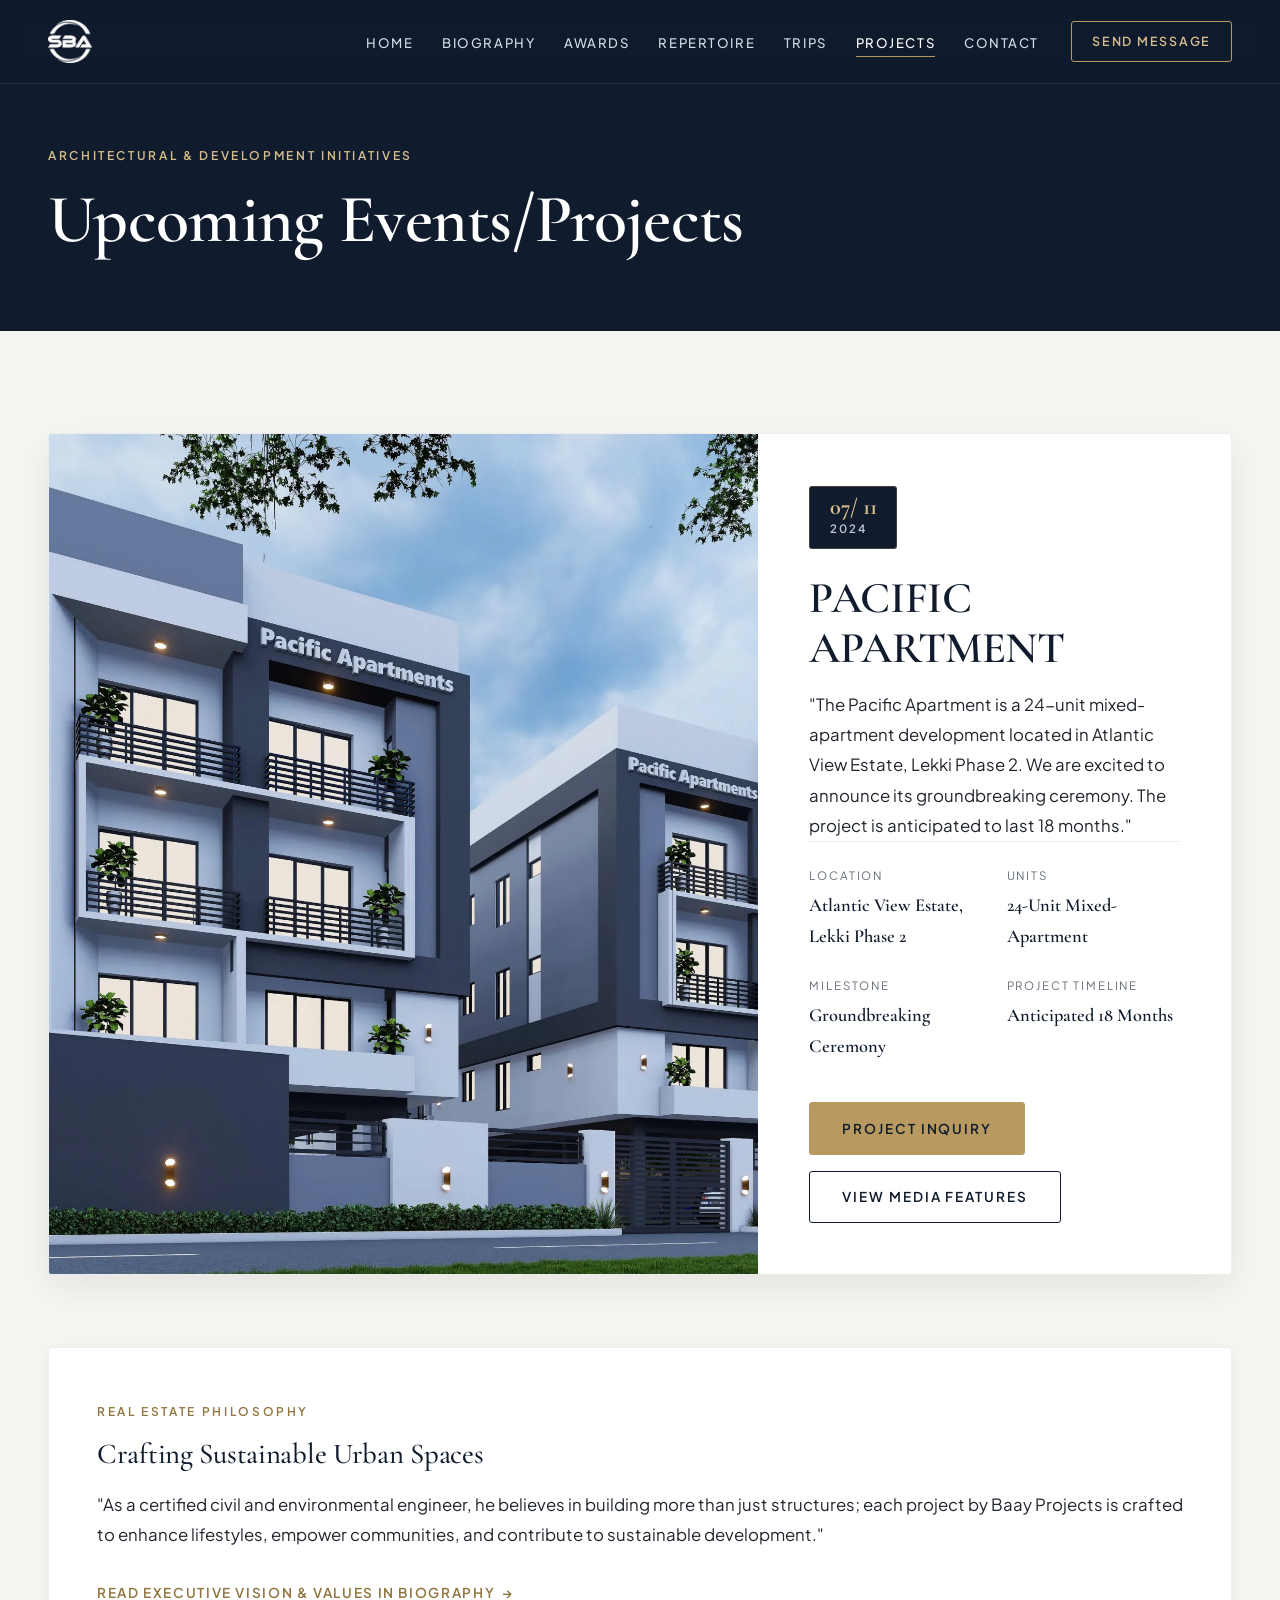
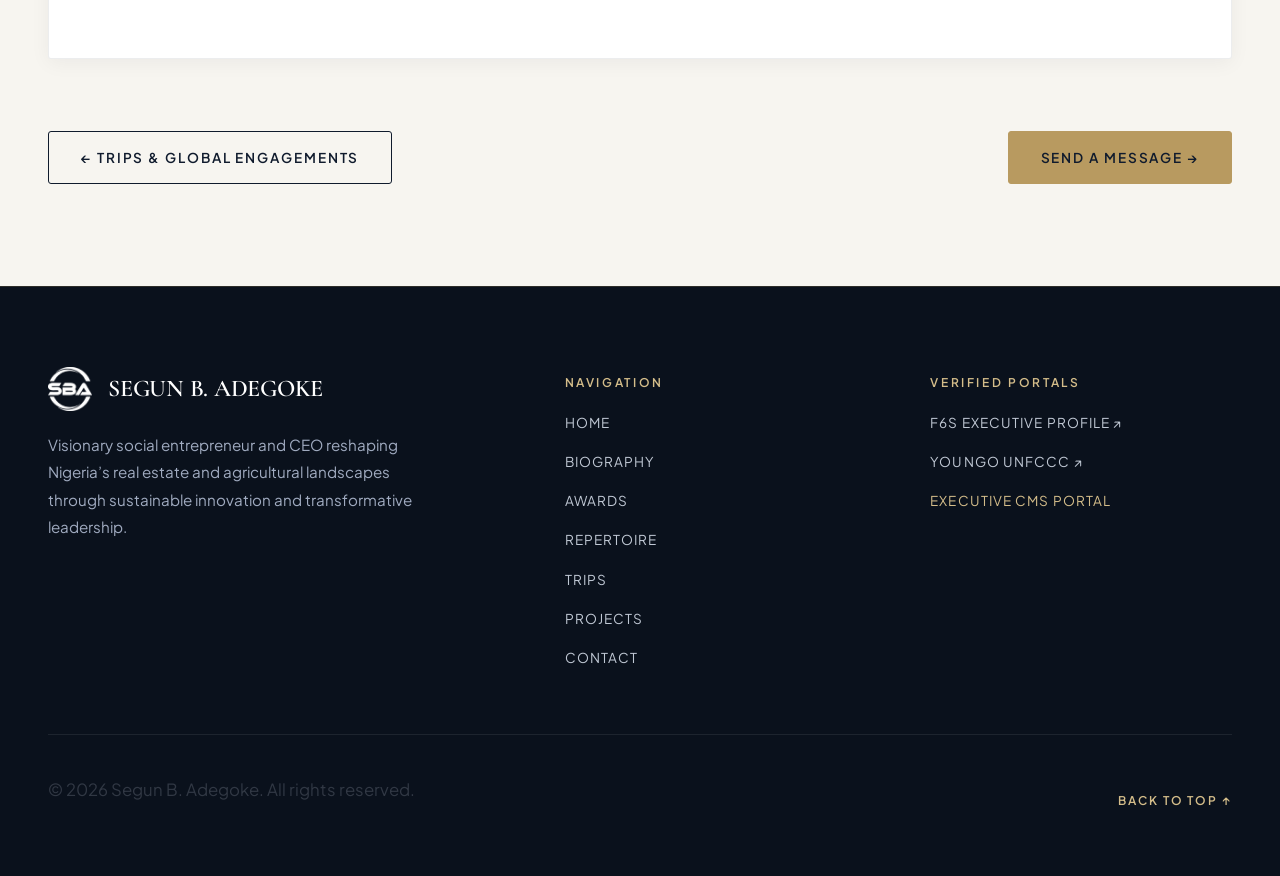
<file: projects.html>
<!DOCTYPE html>
<html lang="en">
<head>
  <meta charset="UTF-8">
  <meta name="viewport" content="width=device-width, initial-scale=1.0">
  <title>Projects & Developments — Segun B. Adegoke</title>
  <meta name="description" content="Upcoming Events/Projects — PACIFIC APARTMENT. A 24-unit mixed-apartment development located in Atlantic View Estate, Lekki Phase 2.">
  <link rel="canonical" href="https://segunadegoke.com/projects.html">

  <meta property="og:type" content="article">
  <meta property="og:title" content="Upcoming Events/Projects — Segun B. Adegoke">
  <meta property="og:description" content="The Pacific Apartment is a 24-unit mixed-apartment development located in Atlantic View Estate, Lekki Phase 2.">
  <meta property="og:image" content="assets/images/pacific-apartments.webp">

  <link rel="icon" type="image/png" href="logo.png">

  <!-- Google Fonts -->
  <link rel="preconnect" href="https://fonts.googleapis.com">
  <link rel="preconnect" href="https://fonts.gstatic.com" crossorigin>
  <link href="https://fonts.googleapis.com/css2?family=Cormorant+Garamond:ital,wght@0,400;0,500;0,600;0,700;1,400;1,600&family=Plus+Jakarta+Sans:wght@300;400;500;600;700&display=swap" rel="stylesheet">

  <link rel="stylesheet" href="assets/css/styles.css">
</head>
<body>
  <a href="#main-content" class="skip-link">Skip to main content</a>

  <!-- Header -->
  <header class="site-header" role="banner">
    <div class="container header-inner">
      <a href="index.html" class="brand-identity" aria-label="Segun B. Adegoke Home">
        <img src="logo.png" alt="Segun B. Adegoke Emblem" class="brand-logo-img" width="44" height="44">
        <div class="brand-meta">
          <span class="brand-name"> </span>
          <span class="brand-sub"> </span>
        </div>
      </a>

      <nav class="desktop-nav" aria-label="Primary Navigation">
        <ul class="nav-links">
          <li><a href="index.html" class="nav-link">Home</a></li>
          <li><a href="biography.html" class="nav-link">Biography</a></li>
          <li><a href="awards.html" class="nav-link">Awards</a></li>
          <li><a href="repertoire.html" class="nav-link">Repertoire</a></li>
          <li><a href="trips.html" class="nav-link">Trips</a></li>
          <li><a href="projects.html" class="nav-link active">Projects</a></li>
          <li><a href="contact.html" class="nav-link">Contact</a></li>
        </ul>
        <a href="contact.html" class="header-cta">Send Message</a>
      </nav>

      <button type="button" class="mobile-menu-toggle" aria-expanded="false" aria-controls="mobileDrawer" aria-label="Toggle navigation menu">
        <span class="hamburger-line"></span>
        <span class="hamburger-line"></span>
        <span class="hamburger-line"></span>
      </button>
    </div>
  </header>

  <!-- Mobile Drawer -->
  <div class="mobile-drawer-backdrop" aria-hidden="true"></div>
  <aside id="mobileDrawer" class="mobile-drawer" aria-hidden="true" aria-label="Mobile Navigation Drawer">
    <div class="mobile-drawer-top">
      <div class="brand-identity" style="margin-bottom: 2.5rem;">
        <img src="logo.png" alt="Segun B. Adegoke Logo" class="brand-logo-img" width="38" height="38">
        <div class="brand-meta">
          <span class="brand-name">SEGUN B. ADEGOKE</span>
          <span class="brand-sub">visionary · social entrepreneur</span>
        </div>
      </div>
      <nav class="mobile-nav-links" aria-label="Mobile Navigation Links">
        <a href="index.html" class="mobile-nav-link"><span>Home</span><span class="link-index">01</span></a>
        <a href="biography.html" class="mobile-nav-link"><span>Biography</span><span class="link-index">02</span></a>
        <a href="awards.html" class="mobile-nav-link"><span>Awards</span><span class="link-index">03</span></a>
        <a href="repertoire.html" class="mobile-nav-link"><span>Repertoire</span><span class="link-index">04</span></a>
        <a href="trips.html" class="mobile-nav-link"><span>Trips</span><span class="link-index">05</span></a>
        <a href="projects.html" class="mobile-nav-link active"><span>Projects</span><span class="link-index">06</span></a>
        <a href="contact.html" class="mobile-nav-link"><span>Contact</span><span class="link-index">07</span></a>
      </nav>
    </div>
    <div class="mobile-drawer-bottom">
      <a href="contact.html" class="btn btn-outline-gold" style="width: 100%;">Get in Touch</a>
    </div>
  </aside>

  <main id="main-content">
    
    <!-- Hero Header -->
    <section class="section section-dark" style="padding-top: calc(var(--header-height) + 3.5rem); padding-bottom: 3.5rem;">
      <div class="container">
        <!-- 9.1 Section Heading Verbatim -->
        <span class="eyebrow eyebrow-light">Architectural & Development Initiatives</span>
        <h1 style="color: #FFF; margin-bottom: 1rem;">Upcoming Events/Projects</h1>
      </div>
    </section>

    <!-- Featured Project Section -->
    <section class="section">
      <div class="container">
        
        <div class="project-showcase">
          <div class="project-showcase-grid">
            <div class="project-media-wrapper">
              <img src="assets/images/pacific-apartments.webp" alt="PACIFIC APARTMENT Architectural Visualization" width="1024" height="650" loading="eager">
            </div>
            
            <div class="project-details">
              <div>
                <!-- 9.2 Supplied Date Information Preserved Verbatim -->
                <div class="project-date-badge">
                  <span class="date-day-month">07/ 11</span>
                  <span class="date-year">2024</span>
                </div>

                <!-- 9.2 Title Verbatim -->
                <h2 class="project-title">PACIFIC APARTMENT</h2>
                
                <!-- 9.2 Full Description Verbatim -->
                <p class="project-desc">
                  "The Pacific Apartment is a 24-unit mixed-apartment development located in Atlantic View Estate, Lekki Phase 2. We are excited to announce its groundbreaking ceremony. The project is anticipated to last 18 months."
                </p>
              </div>

              <!-- Structured Project Attributes -->
              <div class="project-meta-list">
                <div>
                  <div class="meta-item-label">Location</div>
                  <div class="meta-item-value">Atlantic View Estate, Lekki Phase 2</div>
                </div>
                <div>
                  <div class="meta-item-label">Units</div>
                  <div class="meta-item-value">24-Unit Mixed-Apartment</div>
                </div>
                <div>
                  <div class="meta-item-label">Milestone</div>
                  <div class="meta-item-value">Groundbreaking Ceremony</div>
                </div>
                <div>
                  <div class="meta-item-label">Project Timeline</div>
                  <div class="meta-item-value">Anticipated 18 Months</div>
                </div>
              </div>

              <div style="margin-top: 2.5rem; display: flex; gap: 1rem; flex-wrap: wrap;">
                <a href="contact.html" class="btn btn-primary">Project Inquiry</a>
                <a href="repertoire.html" class="btn btn-outline-dark">View Media Features</a>
              </div>
            </div>
          </div>
        </div>

        <!-- Vision and Context Callout -->
        <div style="margin-top: 4.5rem; padding: 3rem; background: var(--color-white); border-radius: var(--radius-sm); border: 1px solid rgba(16,27,45,0.08); box-shadow: var(--shadow-subtle);">
          <span class="eyebrow">Real Estate Philosophy</span>
          <h3 style="font-family: var(--font-serif); font-size: 1.8rem; color: var(--color-navy); margin-bottom: 1.25rem;">Crafting Sustainable Urban Spaces</h3>
          <p style="font-size: 1.05rem; line-height: 1.8; color: var(--color-charcoal);">
            "As a certified civil and environmental engineer, he believes in building more than just structures; each project by Baay Projects is crafted to enhance lifestyles, empower communities, and contribute to sustainable development."
          </p>
          <div style="margin-top: 1.5rem;">
            <a href="biography.html#vision-values" class="btn-link">Read Executive Vision & Values in Biography</a>
          </div>
        </div>

        <!-- Navigation Links -->
        <div style="margin-top: 4.5rem; display: flex; justify-content: space-between; align-items: center; flex-wrap: wrap; gap: 1rem;">
          <a href="trips.html" class="btn btn-outline-dark">← Trips & Global Engagements</a>
          <a href="contact.html" class="btn btn-primary">Send a Message →</a>
        </div>

      </div>
    </section>

  </main>

  <!-- Footer -->
  <footer class="site-footer" role="contentinfo">
    <div class="container">
      <div class="footer-grid">
        <div class="footer-brand-column">
          <div class="brand-identity" style="margin-bottom: 1.25rem;">
            <img src="logo.png" alt="Segun B. Adegoke Logo" class="brand-logo-img" width="40" height="40">
            <h2 class="footer-brand-title" style="margin: 0; font-size: 1.5rem;">SEGUN B. ADEGOKE</h2>
          </div>
          <p style="color: #A0ABC0; font-size: 0.95rem; max-width: 380px;">Visionary social entrepreneur and CEO reshaping Nigeria’s real estate and agricultural landscapes through sustainable innovation and transformative leadership.</p>
        </div>

        <div class="footer-nav-column">
          <span class="eyebrow eyebrow-light">Navigation</span>
          <ul class="footer-nav-list">
            <li><a href="index.html" class="footer-nav-link">Home</a></li>
            <li><a href="biography.html" class="footer-nav-link">Biography</a></li>
            <li><a href="awards.html" class="footer-nav-link">Awards</a></li>
            <li><a href="repertoire.html" class="footer-nav-link">Repertoire</a></li>
            <li><a href="trips.html" class="footer-nav-link">Trips</a></li>
            <li><a href="projects.html" class="footer-nav-link">Projects</a></li>
            <li><a href="contact.html" class="footer-nav-link">Contact</a></li>
          </ul>
        </div>

        <div class="footer-verified-column">
          <span class="eyebrow eyebrow-light">Verified Portals</span>
          <ul class="footer-nav-list">
            <li><a href="https://www.f6s.com/member/segun-adegoke" target="_blank" rel="noopener noreferrer" class="footer-nav-link">F6S Executive Profile ↗</a></li>
            <li><a href="https://web.facebook.com/@youngo.unfccc/" target="_blank" rel="noopener noreferrer" class="footer-nav-link">YOUNGO UNFCCC ↗</a></li>
            <li><a href="#" id="openCmsBtn" class="footer-nav-link" style="color: var(--color-gold-light);">Executive CMS Portal</a></li>
          </ul>
        </div>
      </div>

      <div class="footer-bottom">
        <p>© <span id="currentYear">2026</span> Segun B. Adegoke. All rights reserved.</p>
        <button type="button" class="back-to-top-btn" aria-label="Back to top of page">Back to Top ↑</button>
      </div>
    </div>
  </footer>

  <!-- CMS Admin Modal Component -->
  <dialog id="cmsModal" class="cms-modal" aria-label="Content Management System Admin">
    <div class="cms-card">
      <div class="cms-header">
        <h3 class="cms-title">Executive Content Management System</h3>
        <button type="button" class="cms-close" style="color:#FFF; font-size:1.5rem;" aria-label="Close CMS Modal">&times;</button>
      </div>
      <div class="cms-tabs" role="tablist">
        <button type="button" class="cms-tab-btn active" data-tab="bio">Biography</button>
        <button type="button" class="cms-tab-btn" data-tab="project">Featured Project</button>
        <button type="button" class="cms-tab-btn" data-tab="inquiries">Messages & Inquiries</button>
      </div>
      <div class="cms-body">
        <div id="cms-panel-bio" class="cms-tab-panel" style="display:block;">
          <div class="form-group">
            <label class="form-label" for="cms_bio_intro">Biography Introduction</label>
            <textarea id="cms_bio_intro" class="form-textarea" rows="4"></textarea>
          </div>
          <div class="form-group">
            <label class="form-label" for="cms_bio_early">Early Life and Education</label>
            <textarea id="cms_bio_early" class="form-textarea" rows="4"></textarea>
          </div>
          <div class="form-group">
            <label class="form-label" for="cms_bio_journey">Professional Journey</label>
            <textarea id="cms_bio_journey" class="form-textarea" rows="4"></textarea>
          </div>
          <div class="form-group">
            <label class="form-label" for="cms_bio_values">Vision & Values</label>
            <textarea id="cms_bio_values" class="form-textarea" rows="4"></textarea>
          </div>
          <div class="form-group">
            <label class="form-label" for="cms_bio_political">Political Acumen</label>
            <textarea id="cms_bio_political" class="form-textarea" rows="4"></textarea>
          </div>
        </div>

        <div id="cms-panel-project" class="cms-tab-panel" style="display:none;">
          <div class="form-group">
            <label class="form-label" for="cms_proj_title">Project Title</label>
            <input type="text" id="cms_proj_title" class="form-input">
          </div>
          <div class="form-group">
            <label class="form-label" for="cms_proj_desc">Project Description</label>
            <textarea id="cms_proj_desc" class="form-textarea" rows="4"></textarea>
          </div>
          <div style="display:grid; grid-template-columns: 1fr 1fr; gap:1rem;">
            <div class="form-group">
              <label class="form-label" for="cms_proj_day">Date (Day/Month)</label>
              <input type="text" id="cms_proj_day" class="form-input">
            </div>
            <div class="form-group">
              <label class="form-label" for="cms_proj_year">Year</label>
              <input type="text" id="cms_proj_year" class="form-input">
            </div>
          </div>
        </div>

        <div id="cms-panel-inquiries" class="cms-tab-panel" style="display:none;">
          <h4 style="margin-bottom: 1rem;">Received Messages</h4>
          <div id="cmsInquiriesList"></div>
        </div>
      </div>
      <div class="cms-footer">
        <div>
          <button type="button" id="cmsResetBtn" class="btn btn-outline-dark" style="padding: 0.5rem 1rem; font-size: 0.75rem;">Reset Original</button>
          <button type="button" id="cmsExportBtn" class="btn btn-outline-dark" style="padding: 0.5rem 1rem; font-size: 0.75rem; margin-left: 0.5rem;">Export JSON</button>
        </div>
        <button type="button" id="cmsSaveBtn" class="btn btn-primary" style="padding: 0.5rem 1.5rem; font-size: 0.75rem;">Save Live Changes</button>
      </div>
    </div>
  </dialog>

  <script src="assets/js/main.js"></script>
  <script src="assets/js/cms.js"></script>
  <script>
    document.getElementById('currentYear').textContent = new Date().getFullYear();
  </script>
</body>
</html>
</file>
<file: assets/css/styles.css>
/* ==========================================================================
   SEGUN B. ADEGOKE — OFFICIAL PERSONAL BRAND WEBSITE
   Executive Design System & Stylesheet
   Palette:
     Midnight Navy:      #101B2D
     Executive Charcoal: #20252D
     Warm Ivory:         #F7F5F0
     Muted Gold:         #B89A60
     White:              #FFFFFF
     Slate Grey:         #69717D
   ========================================================================== */

/* --------------------------------------------------------------------------
   Design Tokens & Variables
   -------------------------------------------------------------------------- */
:root {
  --color-navy: #101B2D;
  --color-navy-dark: #0A111C;
  --color-navy-light: #182740;
  --color-charcoal: #20252D;
  --color-charcoal-light: #2A313C;
  --color-ivory: #F7F5F0;
  --color-ivory-light: #FCFAF6;
  --color-ivory-dark: #EDE9E1;
  --color-gold: #B89A60;
  --color-gold-light: #D4BD8A;
  --color-gold-dark: #91753F;
  --color-gold-subtle: rgba(184, 154, 96, 0.15);
  --color-gold-border: rgba(184, 154, 96, 0.3);
  --color-white: #FFFFFF;
  --color-slate: #69717D;
  --color-slate-light: #8E98A5;
  --color-slate-dark: #464C56;

  --font-serif: 'Cormorant Garamond', Georgia, 'Times New Roman', serif;
  --font-sans: 'Plus Jakarta Sans', 'Inter', -apple-system, BlinkMacSystemFont, 'Segoe UI', Roboto, sans-serif;

  --spacing-xs: 0.5rem;
  --spacing-sm: 1rem;
  --spacing-md: 1.5rem;
  --spacing-lg: 2.5rem;
  --spacing-xl: 4rem;
  --spacing-2xl: 6.5rem;
  --spacing-3xl: 9rem;

  --container-max: 1280px;
  --container-narrow: 880px;
  --container-reading: 720px;

  --header-height: 84px;
  --radius-sm: 3px;
  --radius-md: 6px;
  --radius-lg: 12px;

  --transition-fast: 0.2s cubic-bezier(0.25, 0.46, 0.45, 0.94);
  --transition-normal: 0.35s cubic-bezier(0.16, 1, 0.3, 1);
  --transition-slow: 0.6s cubic-bezier(0.16, 1, 0.3, 1);

  --shadow-subtle: 0 4px 20px rgba(16, 27, 45, 0.05);
  --shadow-card: 0 12px 36px rgba(16, 27, 45, 0.08);
  --shadow-elevated: 0 24px 60px rgba(16, 27, 45, 0.14);
}

/* --------------------------------------------------------------------------
   Reset & Base Styles
   -------------------------------------------------------------------------- */
*, *::before, *::after {
  box-sizing: border-box;
  margin: 0;
  padding: 0;
}

html {
  font-size: 16px;
  scroll-behavior: smooth;
  -webkit-text-size-adjust: 100%;
  color-scheme: light;
}

body {
  font-family: var(--font-sans);
  background-color: var(--color-ivory);
  color: var(--color-charcoal);
  line-height: 1.7;
  font-weight: 400;
  overflow-x: hidden;
  text-rendering: optimizeLegibility;
  -webkit-font-smoothing: antialiased;
  -moz-osx-font-smoothing: grayscale;
}

img, picture, video {
  max-width: 100%;
  display: block;
  height: auto;
}

a {
  color: inherit;
  text-decoration: none;
  transition: color var(--transition-fast), opacity var(--transition-fast);
}

button, input, textarea, select {
  font: inherit;
  color: inherit;
}

button {
  background: none;
  border: none;
  cursor: pointer;
}

ul, ol {
  list-style: none;
}

/* Accessible focus outline */
:focus-visible {
  outline: 2px solid var(--color-gold);
  outline-offset: 3px;
}

/* Skip Link for Accessibility */
.skip-link {
  position: absolute;
  top: -100px;
  left: 20px;
  background: var(--color-navy);
  color: var(--color-ivory);
  padding: 12px 24px;
  z-index: 10000;
  border: 1px solid var(--color-gold);
  border-radius: var(--radius-sm);
  font-weight: 600;
  transition: top 0.2s ease;
}
.skip-link:focus {
  top: 20px;
}

/* --------------------------------------------------------------------------
   Typography
   -------------------------------------------------------------------------- */
h1, h2, h3, h4, h5, h6 {
  font-family: var(--font-serif);
  color: var(--color-navy);
  font-weight: 500;
  line-height: 1.15;
  letter-spacing: -0.01em;
}

h1 {
  font-size: clamp(2.5rem, 5.5vw, 4.25rem);
  font-weight: 600;
}

h2 {
  font-size: clamp(2rem, 3.8vw, 3rem);
}

h3 {
  font-size: clamp(1.4rem, 2.4vw, 1.9rem);
}

h4 {
  font-size: 1.25rem;
}

p {
  margin-bottom: 1.4rem;
  color: #313844;
  font-size: 1.05rem;
  line-height: 1.8;
}

p:last-child {
  margin-bottom: 0;
}

.eyebrow {
  display: inline-block;
  font-family: var(--font-sans);
  font-size: 0.75rem;
  font-weight: 600;
  text-transform: uppercase;
  letter-spacing: 0.22em;
  color: var(--color-gold-dark);
  margin-bottom: 0.9rem;
}

.eyebrow-light {
  color: var(--color-gold-light);
}

.lead-text {
  font-size: clamp(1.15rem, 1.8vw, 1.35rem);
  line-height: 1.7;
  color: var(--color-charcoal);
  font-weight: 400;
}

/* --------------------------------------------------------------------------
   Layout & Containers
   -------------------------------------------------------------------------- */
.container {
  width: 100%;
  max-width: var(--container-max);
  margin-left: auto;
  margin-right: auto;
  padding-left: clamp(1.25rem, 4vw, 3rem);
  padding-right: clamp(1.25rem, 4vw, 3rem);
}

.container-narrow {
  max-width: var(--container-narrow);
}

.container-reading {
  max-width: var(--container-reading);
}

.section {
  padding-top: clamp(4rem, 8vw, 7rem);
  padding-bottom: clamp(4rem, 8vw, 7rem);
  position: relative;
}

.section-dark {
  background-color: var(--color-navy);
  color: var(--color-ivory);
}

.section-dark h1,
.section-dark h2,
.section-dark h3,
.section-dark h4 {
  color: var(--color-white);
}

.section-dark p {
  color: #C0C8D4;
}

.section-header {
  margin-bottom: clamp(2.5rem, 5vw, 4.5rem);
}

.section-header.text-center {
  text-align: center;
  max-width: 780px;
  margin-left: auto;
  margin-right: auto;
}

.gold-divider {
  width: 50px;
  height: 2px;
  background-color: var(--color-gold);
  margin: 1.25rem 0 1.75rem 0;
}

.gold-divider.center {
  margin-left: auto;
  margin-right: auto;
}

/* --------------------------------------------------------------------------
   Header & Navigation
   -------------------------------------------------------------------------- */
.site-header {
  position: fixed;
  top: 0;
  left: 0;
  right: 0;
  height: var(--header-height);
  z-index: 1000;
  transition: background-color var(--transition-normal),
              box-shadow var(--transition-normal),
              border-color var(--transition-normal);
  background-color: rgba(16, 27, 45, 0.85);
  backdrop-filter: blur(12px);
  -webkit-backdrop-filter: blur(12px);
  border-bottom: 1px solid rgba(184, 154, 96, 0.15);
}

.site-header.scrolled {
  background-color: rgba(16, 27, 45, 0.98);
  box-shadow: 0 10px 30px rgba(0, 0, 0, 0.25);
  border-bottom: 1px solid rgba(184, 154, 96, 0.25);
}

.header-inner {
  height: 100%;
  display: flex;
  align-items: center;
  justify-content: space-between;
}

/* Brand Identity in Header */
.brand-identity {
  display: flex;
  align-items: center;
  gap: 1rem;
  text-decoration: none;
}

.brand-logo-img {
  width: 44px;
  height: 44px;
  object-fit: contain;
  transition: transform var(--transition-fast);
}

.brand-identity:hover .brand-logo-img {
  transform: scale(1.05);
}

.brand-meta {
  display: flex;
  flex-direction: column;
}

.brand-name {
  font-family: var(--font-serif);
  font-size: 1.25rem;
  font-weight: 600;
  letter-spacing: 0.05em;
  color: var(--color-white);
  line-height: 1.1;
}

.brand-sub {
  font-size: 0.65rem;
  text-transform: uppercase;
  letter-spacing: 0.18em;
  color: var(--color-gold-light);
  font-weight: 500;
}

/* Desktop Navigation */
.desktop-nav {
  display: none;
}

@media (min-width: 992px) {
  .desktop-nav {
    display: flex;
    align-items: center;
    gap: 2rem;
  }
}

.nav-links {
  display: flex;
  align-items: center;
  gap: 1.8rem;
}

.nav-link {
  font-size: 0.82rem;
  font-weight: 500;
  letter-spacing: 0.12em;
  text-transform: uppercase;
  color: #D3DBE6;
  position: relative;
  padding: 0.4rem 0;
  transition: color var(--transition-fast);
}

.nav-link::after {
  content: '';
  position: absolute;
  bottom: 0;
  left: 0;
  width: 0%;
  height: 1.5px;
  background-color: var(--color-gold);
  transition: width var(--transition-fast);
}

.nav-link:hover,
.nav-link.active {
  color: var(--color-white);
}

.nav-link:hover::after,
.nav-link.active::after {
  width: 100%;
}

.header-cta {
  display: inline-flex;
  align-items: center;
  gap: 0.5rem;
  padding: 0.55rem 1.25rem;
  font-size: 0.78rem;
  font-weight: 600;
  letter-spacing: 0.14em;
  text-transform: uppercase;
  color: var(--color-gold-light);
  border: 1px solid var(--color-gold);
  border-radius: var(--radius-sm);
  transition: all var(--transition-fast);
}

.header-cta:hover {
  background-color: var(--color-gold);
  color: var(--color-navy);
  box-shadow: 0 4px 16px rgba(184, 154, 96, 0.3);
}

/* Mobile Menu Toggle */
.mobile-menu-toggle {
  display: flex;
  flex-direction: column;
  justify-content: center;
  align-items: center;
  gap: 5px;
  width: 44px;
  height: 44px;
  background: transparent;
  border: 1px solid rgba(184, 154, 96, 0.3);
  border-radius: var(--radius-sm);
  cursor: pointer;
  z-index: 1002;
  color: var(--color-white);
}

@media (min-width: 992px) {
  .mobile-menu-toggle {
    display: none;
  }
}

.hamburger-line {
  width: 22px;
  height: 2px;
  background-color: var(--color-white);
  transition: transform var(--transition-normal), opacity var(--transition-normal);
}

.mobile-menu-toggle[aria-expanded="true"] .hamburger-line:nth-child(1) {
  transform: translateY(7px) rotate(45deg);
}
.mobile-menu-toggle[aria-expanded="true"] .hamburger-line:nth-child(2) {
  opacity: 0;
}
.mobile-menu-toggle[aria-expanded="true"] .hamburger-line:nth-child(3) {
  transform: translateY(-7px) rotate(-45deg);
}

/* Mobile Drawer */
.mobile-drawer {
  position: fixed;
  top: 0;
  right: -100%;
  width: 100%;
  max-width: 360px;
  height: 100vh;
  background-color: var(--color-navy-dark);
  z-index: 1001;
  padding: 6rem 2rem 3rem 2rem;
  display: flex;
  flex-direction: column;
  justify-content: space-between;
  border-left: 1px solid var(--color-gold-border);
  transition: right var(--transition-normal);
  box-shadow: -10px 0 40px rgba(0, 0, 0, 0.5);
  overflow-y: auto;
}

.mobile-drawer.open {
  right: 0;
}

.mobile-drawer-backdrop {
  position: fixed;
  top: 0;
  left: 0;
  width: 100%;
  height: 100%;
  background-color: rgba(10, 17, 28, 0.7);
  backdrop-filter: blur(4px);
  z-index: 1000;
  opacity: 0;
  visibility: hidden;
  transition: opacity var(--transition-normal), visibility var(--transition-normal);
}

.mobile-drawer-backdrop.open {
  opacity: 1;
  visibility: visible;
}

.mobile-nav-links {
  display: flex;
  flex-direction: column;
  gap: 1.5rem;
}

.mobile-nav-link {
  font-family: var(--font-serif);
  font-size: 1.7rem;
  color: var(--color-ivory);
  transition: color var(--transition-fast), padding-left var(--transition-fast);
  display: flex;
  align-items: center;
  justify-content: space-between;
}

.mobile-nav-link:hover,
.mobile-nav-link.active {
  color: var(--color-gold-light);
  padding-left: 8px;
}

.mobile-nav-link .link-index {
  font-family: var(--font-sans);
  font-size: 0.75rem;
  color: var(--color-slate);
}

/* --------------------------------------------------------------------------
   Buttons & Links
   -------------------------------------------------------------------------- */
.btn {
  display: inline-flex;
  align-items: center;
  justify-content: center;
  gap: 0.6rem;
  padding: 0.85rem 2rem;
  font-size: 0.85rem;
  font-weight: 600;
  letter-spacing: 0.14em;
  text-transform: uppercase;
  border-radius: var(--radius-sm);
  transition: all var(--transition-fast);
  cursor: pointer;
}

.btn-primary {
  background-color: var(--color-gold);
  color: var(--color-navy);
  border: 1px solid var(--color-gold);
}

.btn-primary:hover {
  background-color: var(--color-gold-light);
  border-color: var(--color-gold-light);
  box-shadow: 0 8px 24px rgba(184, 154, 96, 0.3);
  transform: translateY(-2px);
}

.btn-outline-gold {
  background: transparent;
  color: var(--color-gold-light);
  border: 1px solid var(--color-gold);
}

.btn-outline-gold:hover {
  background-color: var(--color-gold);
  color: var(--color-navy);
  box-shadow: 0 8px 24px rgba(184, 154, 96, 0.25);
  transform: translateY(-2px);
}

.btn-outline-dark {
  background: transparent;
  color: var(--color-navy);
  border: 1px solid var(--color-navy);
}

.btn-outline-dark:hover {
  background-color: var(--color-navy);
  color: var(--color-white);
  transform: translateY(-2px);
}

.btn-link {
  display: inline-flex;
  align-items: center;
  gap: 0.4rem;
  font-size: 0.85rem;
  font-weight: 600;
  letter-spacing: 0.12em;
  text-transform: uppercase;
  color: var(--color-gold-dark);
  padding: 0.4rem 0;
  position: relative;
}

.btn-link::after {
  content: '→';
  transition: transform var(--transition-fast);
}

.btn-link:hover::after {
  transform: translateX(4px);
}

.btn-link-light {
  color: var(--color-gold-light);
}

/* --------------------------------------------------------------------------
   Hero Section (Executive)
   -------------------------------------------------------------------------- */
.hero-executive {
  position: relative;
  min-height: 100vh;
  display: flex;
  align-items: center;
  background-color: var(--color-navy);
  color: var(--color-ivory);
  padding-top: calc(var(--header-height) + 2rem);
  padding-bottom: 4rem;
  overflow: hidden;
}

.hero-executive::before {
  content: '';
  position: absolute;
  top: 0;
  right: 0;
  width: 55%;
  height: 100%;
  background: radial-gradient(circle at 60% 40%, rgba(24, 39, 64, 0.8) 0%, rgba(16, 27, 45, 0.95) 75%);
  pointer-events: none;
  z-index: 1;
}

.hero-grid {
  display: grid;
  grid-template-columns: 1fr;
  gap: 3rem;
  align-items: center;
  position: relative;
  z-index: 2;
}

@media (min-width: 992px) {
  .hero-grid {
    grid-template-columns: 1.15fr 0.85fr;
    gap: 4rem;
  }
}

.hero-content {
  display: flex;
  flex-direction: column;
}

.hero-title {
  font-family: var(--font-serif);
  font-size: clamp(2.8rem, 6vw, 4.8rem);
  font-weight: 600;
  color: var(--color-white);
  line-height: 1.05;
  margin-bottom: 0.75rem;
  letter-spacing: -0.01em;
}

.hero-badges {
  display: flex;
  flex-wrap: wrap;
  gap: 0.75rem;
  margin-bottom: 2rem;
}

.hero-badge {
  display: inline-block;
  font-family: var(--font-sans);
  font-size: 0.78rem;
  font-weight: 600;
  text-transform: uppercase;
  letter-spacing: 0.18em;
  padding: 0.4rem 1rem;
  border: 1px solid var(--color-gold);
  color: var(--color-gold-light);
  border-radius: var(--radius-sm);
  background: rgba(184, 154, 96, 0.08);
}

.hero-bio {
  font-size: clamp(1.02rem, 1.3vw, 1.15rem);
  line-height: 1.85;
  color: #D3DBE6;
  margin-bottom: 2.5rem;
  border-left: 2px solid var(--color-gold);
  padding-left: 1.5rem;
}

.hero-bio p {
  color: #D3DBE6;
  margin-bottom: 1.2rem;
}

.hero-actions {
  display: flex;
  flex-wrap: wrap;
  gap: 1.25rem;
  align-items: center;
}

/* Hero Portrait Frame */
.hero-portrait-wrapper {
  position: relative;
  display: flex;
  justify-content: center;
}

.hero-portrait-card {
  position: relative;
  width: 100%;
  max-width: 440px;
  border-radius: var(--radius-sm);
  overflow: hidden;
  box-shadow: 0 20px 50px rgba(0, 0, 0, 0.5);
  border: 1px solid rgba(184, 154, 96, 0.3);
  background: var(--color-navy-dark);
}

.hero-portrait-card::before {
  content: '';
  position: absolute;
  inset: 0;
  border: 1px solid rgba(184, 154, 96, 0.4);
  margin: 12px;
  pointer-events: none;
  z-index: 2;
}

.hero-portrait-img {
  width: 100%;
  height: 520px;
  object-fit: cover;
  object-position: top center;
  display: block;
  transition: transform var(--transition-slow);
}

.hero-portrait-card:hover .hero-portrait-img {
  transform: scale(1.03);
}

/* Scroll Down Prompt */
.scroll-prompt-container {
  display: flex;
  align-items: center;
  gap: 0.75rem;
  margin-top: 3.5rem;
  color: var(--color-gold-light);
  font-size: 0.72rem;
  font-weight: 600;
  letter-spacing: 0.24em;
  text-transform: uppercase;
  text-decoration: none;
}

.scroll-indicator-line {
  width: 40px;
  height: 1px;
  background-color: var(--color-gold);
  position: relative;
  overflow: hidden;
}

.scroll-indicator-line::after {
  content: '';
  position: absolute;
  top: 0;
  left: -100%;
  width: 100%;
  height: 100%;
  background-color: var(--color-white);
  animation: scrollLineAnim 2.2s infinite ease-in-out;
}

@keyframes scrollLineAnim {
  0% { left: -100%; }
  50% { left: 0%; }
  100% { left: 100%; }
}

/* --------------------------------------------------------------------------
   Editorial Bio Preview & Feature Cards
   -------------------------------------------------------------------------- */
.bio-preview-grid {
  display: grid;
  grid-template-columns: 1fr;
  gap: 3.5rem;
  align-items: center;
}

@media (min-width: 992px) {
  .bio-preview-grid {
    grid-template-columns: 0.9fr 1.1fr;
    gap: 4.5rem;
  }
}

.bio-portrait-box {
  position: relative;
}

.bio-portrait-box img {
  width: 100%;
  height: 540px;
  object-fit: cover;
  border-radius: var(--radius-sm);
  box-shadow: var(--shadow-elevated);
}

.bio-portrait-box::after {
  content: '';
  position: absolute;
  bottom: -20px;
  right: -20px;
  width: 100%;
  height: 100%;
  border: 1px solid var(--color-gold-border);
  border-radius: var(--radius-sm);
  z-index: -1;
}

.quote-highlight {
  position: relative;
  font-family: var(--font-serif);
  font-size: clamp(1.4rem, 2.2vw, 1.85rem);
  font-style: italic;
  color: var(--color-navy);
  line-height: 1.45;
  margin: 2rem 0;
  padding-left: 2rem;
  border-left: 3px solid var(--color-gold);
}

/* --------------------------------------------------------------------------
   Awards Cards & Timeline
   -------------------------------------------------------------------------- */
.awards-grid {
  display: grid;
  grid-template-columns: 1fr;
  gap: 2rem;
}

@media (min-width: 768px) {
  .awards-grid {
    grid-template-columns: repeat(3, 1fr);
  }
}

.award-card {
  background: var(--color-white);
  border: 1px solid rgba(16, 27, 45, 0.08);
  border-radius: var(--radius-sm);
  padding: 2.25rem 2rem;
  display: flex;
  flex-direction: column;
  justify-content: space-between;
  box-shadow: var(--shadow-subtle);
  transition: transform var(--transition-normal), box-shadow var(--transition-normal), border-color var(--transition-normal);
  position: relative;
  overflow: hidden;
}

.award-card::before {
  content: '';
  position: absolute;
  top: 0;
  left: 0;
  right: 0;
  height: 3px;
  background-color: var(--color-gold);
  transform: scaleX(0);
  transform-origin: left;
  transition: transform var(--transition-normal);
}

.award-card:hover {
  transform: translateY(-5px);
  box-shadow: var(--shadow-card);
  border-color: var(--color-gold-border);
}

.award-card:hover::before {
  transform: scaleX(1);
}

.award-year {
  font-family: var(--font-serif);
  font-size: 2rem;
  font-weight: 600;
  color: var(--color-gold-dark);
  line-height: 1;
  margin-bottom: 0.75rem;
}

.award-title {
  font-family: var(--font-sans);
  font-size: 1.05rem;
  font-weight: 700;
  letter-spacing: 0.06em;
  color: var(--color-navy);
  text-transform: uppercase;
  margin-bottom: 1.25rem;
  line-height: 1.4;
}

.award-desc {
  font-size: 0.95rem;
  color: var(--color-slate-dark);
  line-height: 1.7;
}

.award-card-dark {
  background: var(--color-charcoal);
  border: 1px solid rgba(255, 255, 255, 0.08);
}

.award-card-dark .award-title {
  color: var(--color-white);
}

.award-card-dark .award-desc {
  color: #B4BCC8;
}

/* --------------------------------------------------------------------------
   Publications / Repertoire Grid
   -------------------------------------------------------------------------- */
.pub-grid {
  display: grid;
  grid-template-columns: 1fr;
  gap: 2rem;
}

@media (min-width: 768px) {
  .pub-grid {
    grid-template-columns: repeat(2, 1fr);
  }
}

.pub-card {
  background: var(--color-white);
  border: 1px solid rgba(16, 27, 45, 0.08);
  border-radius: var(--radius-sm);
  padding: 2.25rem;
  box-shadow: var(--shadow-subtle);
  display: flex;
  flex-direction: column;
  justify-content: space-between;
  transition: all var(--transition-normal);
  position: relative;
}

.pub-card:hover {
  transform: translateY(-4px);
  box-shadow: var(--shadow-card);
  border-color: var(--color-gold-border);
}

.pub-header {
  display: flex;
  align-items: center;
  justify-content: space-between;
  margin-bottom: 1rem;
}

.pub-outlet {
  font-size: 0.75rem;
  font-weight: 700;
  letter-spacing: 0.18em;
  text-transform: uppercase;
  color: var(--color-gold-dark);
}

.pub-number {
  font-family: var(--font-serif);
  font-size: 1.25rem;
  font-weight: 600;
  color: var(--color-slate-light);
}

.pub-title {
  font-family: var(--font-serif);
  font-size: 1.55rem;
  font-weight: 600;
  color: var(--color-navy);
  margin-bottom: 1rem;
  line-height: 1.3;
}

.pub-desc {
  font-size: 0.95rem;
  color: var(--color-slate-dark);
  margin-bottom: 1.5rem;
  line-height: 1.65;
}

.pub-link {
  display: inline-flex;
  align-items: center;
  gap: 0.4rem;
  font-size: 0.8rem;
  font-weight: 600;
  letter-spacing: 0.12em;
  text-transform: uppercase;
  color: var(--color-navy);
  margin-top: auto;
}

.pub-link:hover {
  color: var(--color-gold-dark);
}

/* Supplied Archive Images Grid */
.supplied-archive-grid {
  display: grid;
  grid-template-columns: repeat(auto-fill, minmax(280px, 1fr));
  gap: 1.75rem;
  margin-top: 3rem;
}

.archive-photo-card {
  background: var(--color-white);
  border-radius: var(--radius-sm);
  overflow: hidden;
  border: 1px solid rgba(16, 27, 45, 0.08);
  box-shadow: var(--shadow-subtle);
  transition: transform var(--transition-normal);
}

.archive-photo-card:hover {
  transform: translateY(-4px);
  box-shadow: var(--shadow-card);
}

.archive-img-wrapper {
  height: 320px;
  overflow: hidden;
  background: var(--color-navy-dark);
}

.archive-img-wrapper img {
  width: 100%;
  height: 100%;
  object-fit: cover;
  transition: transform var(--transition-slow);
}

.archive-photo-card:hover img {
  transform: scale(1.05);
}

.archive-caption {
  padding: 1.25rem;
  font-size: 0.85rem;
  font-weight: 600;
  color: var(--color-navy);
  text-transform: uppercase;
  letter-spacing: 0.08em;
  border-top: 1px solid rgba(16, 27, 45, 0.06);
}

/* --------------------------------------------------------------------------
   Trips & Global Engagements Timeline & Gallery
   -------------------------------------------------------------------------- */
.engagements-timeline {
  display: flex;
  flex-direction: column;
  gap: 3.5rem;
  position: relative;
  margin-top: 2.5rem;
}

.engagements-timeline::before {
  content: '';
  position: absolute;
  top: 10px;
  bottom: 10px;
  left: 20px;
  width: 2px;
  background-color: var(--color-gold-border);
}

@media (min-width: 768px) {
  .engagements-timeline::before {
    left: 50%;
    transform: translateX(-50%);
  }
}

.timeline-item {
  position: relative;
  display: grid;
  grid-template-columns: 1fr;
  gap: 1.5rem;
  align-items: center;
}

@media (min-width: 768px) {
  .timeline-item {
    grid-template-columns: 1fr 1fr;
    gap: 4rem;
  }
  .timeline-item:nth-child(odd) .timeline-content {
    grid-column: 1;
    grid-row: 1;
  }
  .timeline-item:nth-child(odd) .timeline-media {
    grid-column: 2;
    grid-row: 1;
  }
  .timeline-item:nth-child(even) .timeline-content {
    grid-column: 2;
    grid-row: 1;
  }
  .timeline-item:nth-child(even) .timeline-media {
    grid-column: 1;
    grid-row: 1;
  }
}

.timeline-dot {
  position: absolute;
  top: 50%;
  left: 20px;
  width: 14px;
  height: 14px;
  background-color: var(--color-gold);
  border: 3px solid var(--color-navy);
  border-radius: 50%;
  transform: translate(-50%, -50%);
  z-index: 2;
  box-shadow: 0 0 0 4px rgba(184, 154, 96, 0.2);
}

@media (min-width: 768px) {
  .timeline-dot {
    left: 50%;
  }
}

.timeline-content {
  background: var(--color-charcoal);
  border: 1px solid rgba(255, 255, 255, 0.08);
  border-radius: var(--radius-sm);
  padding: 2.25rem;
  margin-left: 45px;
  min-height: 180px;
  display: flex;
  flex-direction: column;
  justify-content: center;
}

@media (min-width: 768px) {
  .timeline-content {
    margin-left: 0;
  }
}

.timeline-year {
  font-family: var(--font-serif);
  font-size: 1.5rem;
  color: var(--color-gold-light);
  font-weight: 600;
  margin-bottom: 0.4rem;
}

.timeline-title {
  font-family: var(--font-serif);
  font-size: 1.7rem;
  color: var(--color-white);
  margin-bottom: 1rem;
}

.timeline-media {
  margin-left: 45px;
  height: 280px;
  max-height: 280px;
  overflow: hidden;
  border-radius: var(--radius-sm);
}

@media (min-width: 768px) {
  .timeline-media {
    margin-left: 0;
  }
}

.timeline-media img {
  width: 100%;
  height: 100%;
  object-fit: cover;
  border: 1px solid rgba(255, 255, 255, 0.1);
  box-shadow: var(--shadow-card);
}

/* Gallery Grid & Sequences */
.gallery-section-title {
  font-family: var(--font-serif);
  font-size: 1.8rem;
  color: var(--color-navy);
  margin-top: 4rem;
  margin-bottom: 1.5rem;
  border-bottom: 1px solid var(--color-gold-border);
  padding-bottom: 0.75rem;
}

.gallery-grid {
  display: grid;
  grid-template-columns: repeat(auto-fill, minmax(240px, 1fr));
  gap: 1.5rem;
}

.gallery-item {
  position: relative;
  border-radius: var(--radius-sm);
  overflow: hidden;
  background: var(--color-navy-dark);
  border: 1px solid rgba(16, 27, 45, 0.08);
  cursor: pointer;
  aspect-ratio: 4/5;
  box-shadow: var(--shadow-subtle);
  transition: transform var(--transition-fast), box-shadow var(--transition-fast);
}

.gallery-item:hover {
  transform: translateY(-4px);
  box-shadow: var(--shadow-card);
}

.gallery-item img {
  width: 100%;
  height: 100%;
  object-fit: cover;
  transition: transform var(--transition-slow);
}

.gallery-item:hover img {
  transform: scale(1.06);
}

.gallery-item-overlay {
  position: absolute;
  inset: 0;
  background: linear-gradient(to top, rgba(16, 27, 45, 0.95) 0%, rgba(16, 27, 45, 0.2) 60%, transparent 100%);
  display: flex;
  flex-direction: column;
  justify-content: flex-end;
  padding: 1.25rem;
  color: var(--color-white);
  transition: opacity var(--transition-fast);
}

.gallery-seq-num {
  font-size: 0.7rem;
  font-weight: 700;
  letter-spacing: 0.18em;
  color: var(--color-gold-light);
  margin-bottom: 0.25rem;
}

.gallery-caption-text {
  font-size: 0.82rem;
  font-weight: 600;
  text-transform: uppercase;
  letter-spacing: 0.06em;
  line-height: 1.35;
}

/* --------------------------------------------------------------------------
   LightBox Modal (Modern Web Guidance Compliant)
   -------------------------------------------------------------------------- */
dialog.lightbox-modal {
  border: none;
  background: transparent;
  padding: 0;
  max-width: 95vw;
  max-height: 95vh;
  margin: auto;
  overscroll-behavior: contain;
}

dialog.lightbox-modal::backdrop {
  background-color: rgba(10, 17, 28, 0.92);
  backdrop-filter: blur(10px);
  -webkit-backdrop-filter: blur(10px);
  overflow: hidden;
  overscroll-behavior: contain;
}

.lightbox-content {
  position: relative;
  display: flex;
  flex-direction: column;
  align-items: center;
  background: var(--color-navy);
  border: 1px solid var(--color-gold-border);
  border-radius: var(--radius-sm);
  padding: 1.5rem;
  box-shadow: 0 25px 70px rgba(0, 0, 0, 0.7);
  max-width: 880px;
}

.lightbox-image-container {
  max-height: 70vh;
  overflow: hidden;
  display: flex;
  justify-content: center;
}

.lightbox-image {
  max-height: 70vh;
  max-width: 100%;
  object-fit: contain;
  border-radius: var(--radius-sm);
}

.lightbox-meta {
  width: 100%;
  margin-top: 1rem;
  display: flex;
  justify-content: space-between;
  align-items: center;
  color: var(--color-ivory);
}

.lightbox-caption {
  font-family: var(--font-serif);
  font-size: 1.15rem;
  color: var(--color-white);
  letter-spacing: 0.02em;
}

.lightbox-close {
  position: absolute;
  top: 10px;
  right: 12px;
  color: var(--color-gold-light);
  font-size: 1.5rem;
  width: 36px;
  height: 36px;
  display: flex;
  align-items: center;
  justify-content: center;
  border-radius: 50%;
  border: 1px solid rgba(184, 154, 96, 0.3);
  background: var(--color-navy-dark);
}

.lightbox-nav-btn {
  position: absolute;
  top: 50%;
  transform: translateY(-50%);
  background: rgba(16, 27, 45, 0.85);
  border: 1px solid var(--color-gold-border);
  color: var(--color-gold-light);
  width: 44px;
  height: 44px;
  border-radius: 50%;
  display: flex;
  align-items: center;
  justify-content: center;
  font-size: 1.25rem;
  transition: all var(--transition-fast);
}

.lightbox-nav-btn:hover {
  background: var(--color-gold);
  color: var(--color-navy);
}

.lightbox-prev { left: -22px; }
.lightbox-next { right: -22px; }

@media (max-width: 768px) {
  .lightbox-prev { left: 5px; }
  .lightbox-next { right: 5px; }
}

/* --------------------------------------------------------------------------
   Featured Project (Pacific Apartment)
   -------------------------------------------------------------------------- */
.project-showcase {
  background: var(--color-white);
  border: 1px solid rgba(16, 27, 45, 0.08);
  border-radius: var(--radius-sm);
  overflow: hidden;
  box-shadow: var(--shadow-card);
}

.project-showcase-grid {
  display: grid;
  grid-template-columns: 1fr;
}

@media (min-width: 992px) {
  .project-showcase-grid {
    grid-template-columns: 1.2fr 0.8fr;
  }
}

.project-media-wrapper {
  position: relative;
  background: var(--color-navy-dark);
  min-height: 440px;
}

.project-media-wrapper img {
  width: 100%;
  height: 100%;
  object-fit: cover;
  display: block;
}

.project-details {
  padding: clamp(2rem, 4vw, 3.5rem);
  display: flex;
  flex-direction: column;
  justify-content: space-between;
}

.project-date-badge {
  display: inline-flex;
  flex-direction: column;
  background: var(--color-navy);
  color: var(--color-gold-light);
  padding: 0.6rem 1.2rem;
  border-radius: var(--radius-sm);
  margin-bottom: 1.5rem;
  align-self: flex-start;
  border: 1px solid var(--color-gold-border);
}

.date-day-month {
  font-family: var(--font-serif);
  font-size: 1.4rem;
  font-weight: 700;
  line-height: 1;
}

.date-year {
  font-size: 0.72rem;
  font-weight: 600;
  letter-spacing: 0.18em;
  color: #C0C8D4;
}

.project-title {
  font-family: var(--font-serif);
  font-size: clamp(2rem, 3.5vw, 2.75rem);
  font-weight: 600;
  color: var(--color-navy);
  margin-bottom: 1rem;
  line-height: 1.15;
}

.project-desc {
  font-size: 1.05rem;
  line-height: 1.8;
  color: var(--color-charcoal);
  margin-bottom: 2rem;
}

.project-meta-list {
  display: grid;
  grid-template-columns: 1fr 1fr;
  gap: 1.5rem;
  padding-top: 1.5rem;
  border-top: 1px solid rgba(16, 27, 45, 0.08);
}

.meta-item-label {
  font-size: 0.72rem;
  text-transform: uppercase;
  letter-spacing: 0.16em;
  color: var(--color-slate);
  margin-bottom: 0.25rem;
}

.meta-item-value {
  font-family: var(--font-serif);
  font-size: 1.15rem;
  font-weight: 600;
  color: var(--color-navy);
}

/* --------------------------------------------------------------------------
   Biography Sticky Page Layout
   -------------------------------------------------------------------------- */
.bio-layout {
  display: grid;
  grid-template-columns: 1fr;
  gap: 3.5rem;
  margin-top: 2rem;
}

@media (min-width: 992px) {
  .bio-layout {
    grid-template-columns: 280px 1fr;
    gap: 4.5rem;
  }
}

.bio-toc-wrapper {
  display: none;
}

@media (min-width: 992px) {
  .bio-toc-wrapper {
    display: block;
    position: sticky;
    top: calc(var(--header-height) + 2rem);
    height: fit-content;
  }
}

.bio-toc {
  background: var(--color-white);
  border: 1px solid rgba(16, 27, 45, 0.08);
  border-radius: var(--radius-sm);
  padding: 1.75rem;
  box-shadow: var(--shadow-subtle);
}

.toc-title {
  font-size: 0.75rem;
  font-weight: 700;
  text-transform: uppercase;
  letter-spacing: 0.18em;
  color: var(--color-gold-dark);
  margin-bottom: 1.25rem;
  border-bottom: 1px solid var(--color-gold-border);
  padding-bottom: 0.5rem;
}

.toc-list {
  display: flex;
  flex-direction: column;
  gap: 0.85rem;
}

.toc-link {
  font-size: 0.88rem;
  color: var(--color-slate-dark);
  transition: color var(--transition-fast), padding-left var(--transition-fast);
}

.toc-link:hover,
.toc-link.active {
  color: var(--color-navy);
  font-weight: 600;
  padding-left: 6px;
}

.bio-content-column {
  max-width: var(--container-reading);
}

.bio-section-block {
  margin-bottom: 4rem;
  scroll-margin-top: calc(var(--header-height) + 2rem);
}

.bio-section-block:last-child {
  margin-bottom: 0;
}

.bio-section-title {
  font-family: var(--font-serif);
  font-size: clamp(1.8rem, 2.6vw, 2.4rem);
  font-weight: 600;
  color: var(--color-navy);
  margin-bottom: 1.25rem;
  position: relative;
}

.bio-section-title::after {
  content: '';
  display: block;
  width: 40px;
  height: 2px;
  background-color: var(--color-gold);
  margin-top: 0.75rem;
}

/* --------------------------------------------------------------------------
   Contact Page & Form
   -------------------------------------------------------------------------- */
.contact-grid {
  display: grid;
  grid-template-columns: 1fr;
  gap: 3.5rem;
}

@media (min-width: 992px) {
  .contact-grid {
    grid-template-columns: 0.9fr 1.1fr;
    gap: 4.5rem;
  }
}

.contact-info-card {
  background: var(--color-navy);
  color: var(--color-ivory);
  padding: clamp(2rem, 4vw, 3.5rem);
  border-radius: var(--radius-sm);
  border: 1px solid var(--color-gold-border);
  box-shadow: var(--shadow-card);
}

.contact-form-card {
  background: var(--color-white);
  padding: clamp(2rem, 4vw, 3.5rem);
  border-radius: var(--radius-sm);
  border: 1px solid rgba(16, 27, 45, 0.08);
  box-shadow: var(--shadow-card);
}

.form-group {
  margin-bottom: 1.75rem;
}

.form-label {
  display: block;
  font-size: 0.8rem;
  font-weight: 600;
  text-transform: uppercase;
  letter-spacing: 0.14em;
  color: var(--color-navy);
  margin-bottom: 0.5rem;
}

.form-label span.req {
  color: #B23B3B;
}

.form-input,
.form-textarea {
  width: 100%;
  padding: 0.85rem 1.15rem;
  font-size: 0.98rem;
  color: var(--color-charcoal);
  background-color: var(--color-ivory-light);
  border: 1px solid rgba(16, 27, 45, 0.15);
  border-radius: var(--radius-sm);
  transition: border-color var(--transition-fast), box-shadow var(--transition-fast), background-color var(--transition-fast);
}

.form-input:focus,
.form-textarea:focus {
  background-color: var(--color-white);
  border-color: var(--color-gold);
  box-shadow: 0 0 0 3px rgba(184, 154, 96, 0.2);
  outline: none;
}

.form-textarea {
  resize: vertical;
  min-height: 150px;
}

.form-feedback {
  padding: 1rem 1.25rem;
  border-radius: var(--radius-sm);
  margin-top: 1.25rem;
  display: none;
  font-size: 0.92rem;
  line-height: 1.5;
}

.form-feedback.success {
  display: block;
  background-color: #EAF7EE;
  color: #1B5E20;
  border: 1px solid #A5D6A7;
}

.form-feedback.error {
  display: block;
  background-color: #FFEBEE;
  color: #C62828;
  border: 1px solid #EF9A9A;
}

/* --------------------------------------------------------------------------
   Footer
   -------------------------------------------------------------------------- */
.site-footer {
  background-color: var(--color-navy-dark);
  color: var(--color-ivory);
  border-top: 1px solid rgba(184, 154, 96, 0.2);
  padding-top: 5rem;
  padding-bottom: 3rem;
  position: relative;
}

.footer-grid {
  display: grid;
  grid-template-columns: 1fr;
  gap: 3rem;
  margin-bottom: 4rem;
}

@media (min-width: 768px) {
  .footer-grid {
    grid-template-columns: 1.5fr 1fr 1fr;
    gap: 4rem;
  }
}

.footer-brand-title {
  font-family: var(--font-serif);
  font-size: 2rem;
  font-weight: 600;
  color: var(--color-white);
  margin-bottom: 0.5rem;
}

.footer-nav-list {
  display: flex;
  flex-direction: column;
  gap: 0.75rem;
}

.footer-nav-link {
  font-size: 0.85rem;
  color: #C0C8D4;
  letter-spacing: 0.08em;
  text-transform: uppercase;
  transition: color var(--transition-fast);
}

.footer-nav-link:hover {
  color: var(--color-gold-light);
}

.footer-bottom {
  padding-top: 2.5rem;
  border-top: 1px solid rgba(255, 255, 255, 0.08);
  display: flex;
  flex-wrap: wrap;
  justify-content: space-between;
  align-items: center;
  gap: 1.5rem;
  font-size: 0.82rem;
  color: var(--color-slate);
}

.back-to-top-btn {
  display: inline-flex;
  align-items: center;
  gap: 0.5rem;
  font-size: 0.75rem;
  font-weight: 600;
  letter-spacing: 0.16em;
  text-transform: uppercase;
  color: var(--color-gold-light);
  transition: color var(--transition-fast), transform var(--transition-fast);
}

.back-to-top-btn:hover {
  color: var(--color-white);
  transform: translateY(-2px);
}

/* --------------------------------------------------------------------------
   CMS Admin Panel (Modal)
   -------------------------------------------------------------------------- */
dialog.cms-modal {
  border: none;
  background: transparent;
  padding: 0;
  width: 92vw;
  max-width: 1000px;
  max-height: 90vh;
  margin: auto;
  overscroll-behavior: contain;
}

dialog.cms-modal::backdrop {
  background-color: rgba(10, 17, 28, 0.88);
  backdrop-filter: blur(8px);
  -webkit-backdrop-filter: blur(8px);
  overflow: hidden;
  overscroll-behavior: contain;
}

.cms-card {
  background: var(--color-white);
  border-radius: var(--radius-sm);
  border: 1px solid var(--color-gold-border);
  box-shadow: 0 25px 60px rgba(0, 0, 0, 0.4);
  display: flex;
  flex-direction: column;
  max-height: 85vh;
  overflow: hidden;
}

.cms-header {
  background: var(--color-navy);
  color: var(--color-white);
  padding: 1.25rem 2rem;
  display: flex;
  justify-content: space-between;
  align-items: center;
  border-bottom: 2px solid var(--color-gold);
}

.cms-title {
  font-family: var(--font-serif);
  font-size: 1.6rem;
  color: var(--color-white);
}

.cms-tabs {
  display: flex;
  background: var(--color-navy-dark);
  padding: 0 1.5rem;
  gap: 0.5rem;
  overflow-x: auto;
}

.cms-tab-btn {
  padding: 0.85rem 1.2rem;
  font-size: 0.78rem;
  font-weight: 600;
  text-transform: uppercase;
  letter-spacing: 0.12em;
  color: #A0ABC0;
  border-bottom: 2px solid transparent;
  white-space: nowrap;
}

.cms-tab-btn.active {
  color: var(--color-gold-light);
  border-bottom-color: var(--color-gold);
}

.cms-body {
  padding: 2rem;
  overflow-y: auto;
  flex: 1;
}

.cms-footer {
  padding: 1.25rem 2rem;
  background: var(--color-ivory);
  border-top: 1px solid rgba(16, 27, 45, 0.08);
  display: flex;
  justify-content: space-between;
  align-items: center;
}

/* --------------------------------------------------------------------------
   Accessibility & Reduced Motion
   -------------------------------------------------------------------------- */
@media (prefers-reduced-motion: reduce) {
  *, *::before, *::after {
    animation-duration: 0.01ms !important;
    animation-iteration-count: 1 !important;
    transition-duration: 0.01ms !important;
    scroll-behavior: auto !important;
  }
}

/* Print Styles */
@media print {
  .site-header, .site-footer, .btn, .mobile-menu-toggle, .lightbox-modal, .cms-modal {
    display: none !important;
  }
  body {
    background: #FFF;
    color: #000;
  }
  .section {
    padding: 2rem 0;
  }
}
</file>
